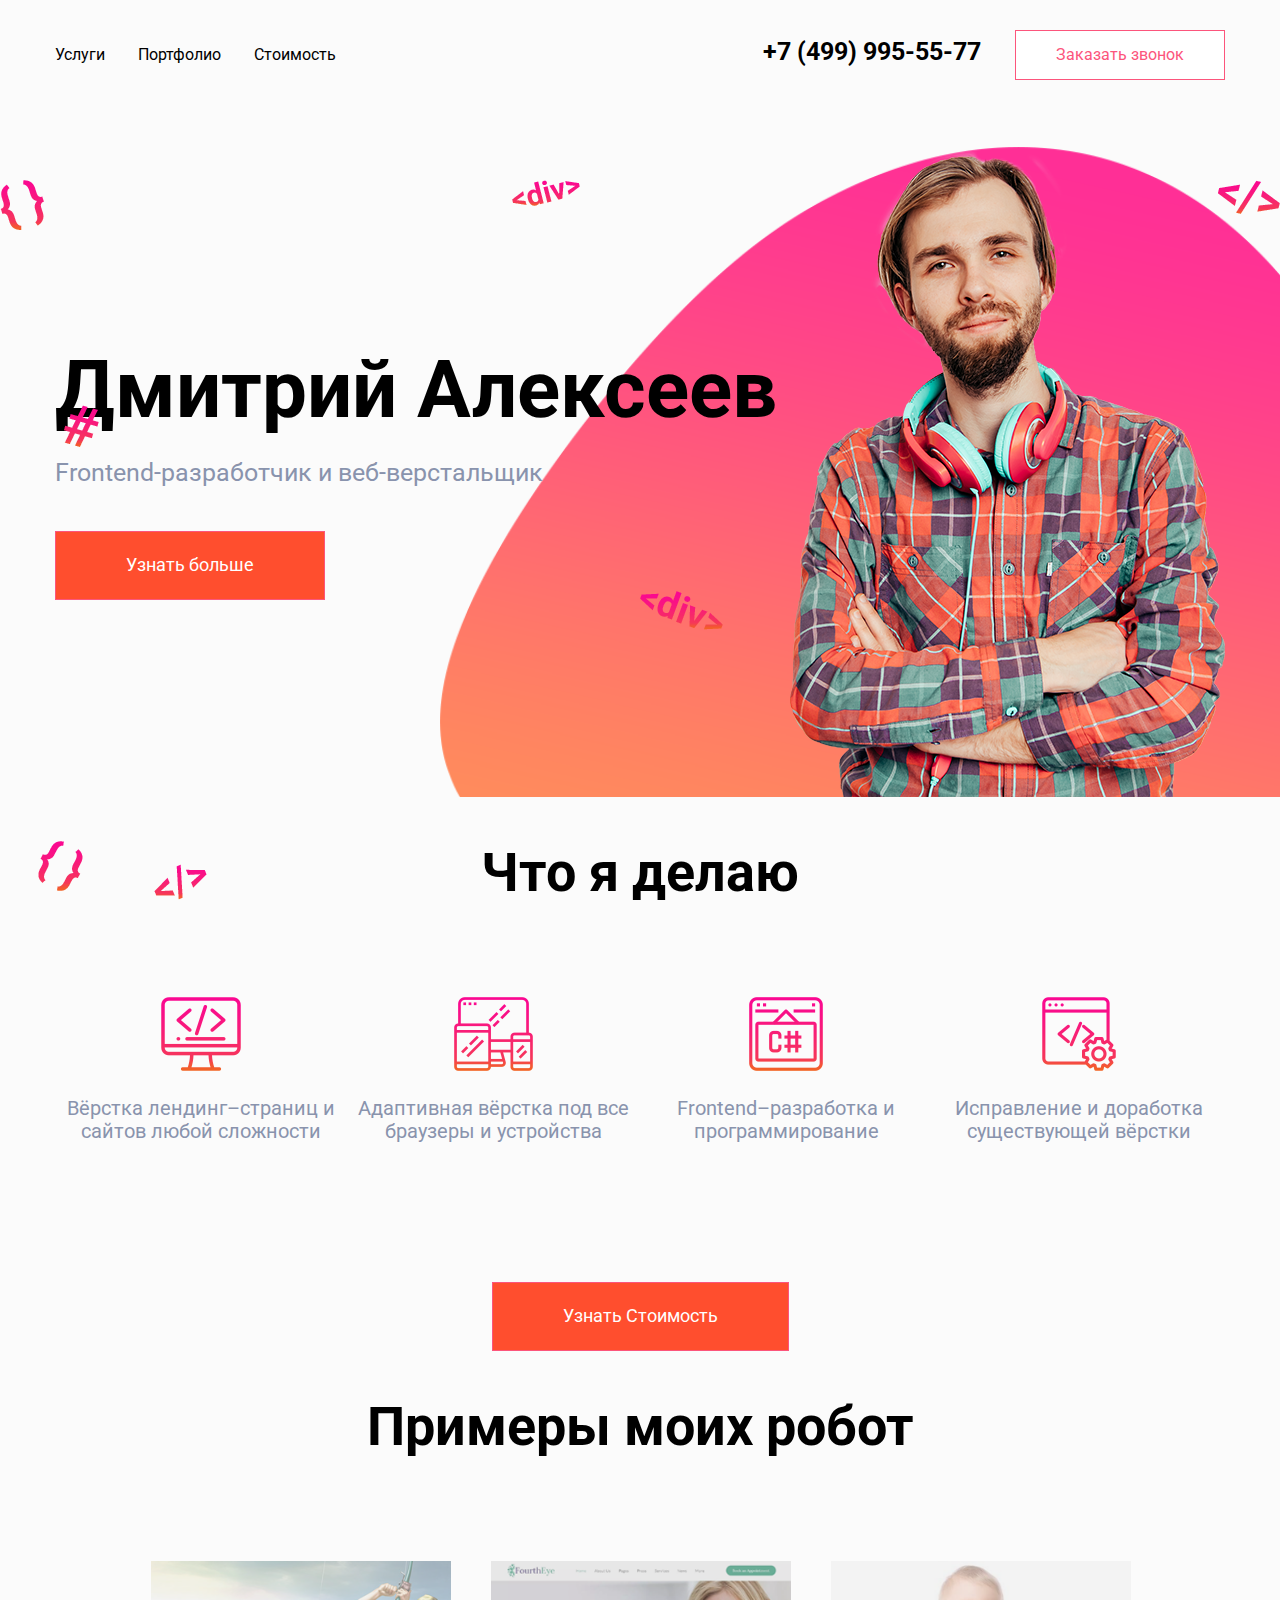
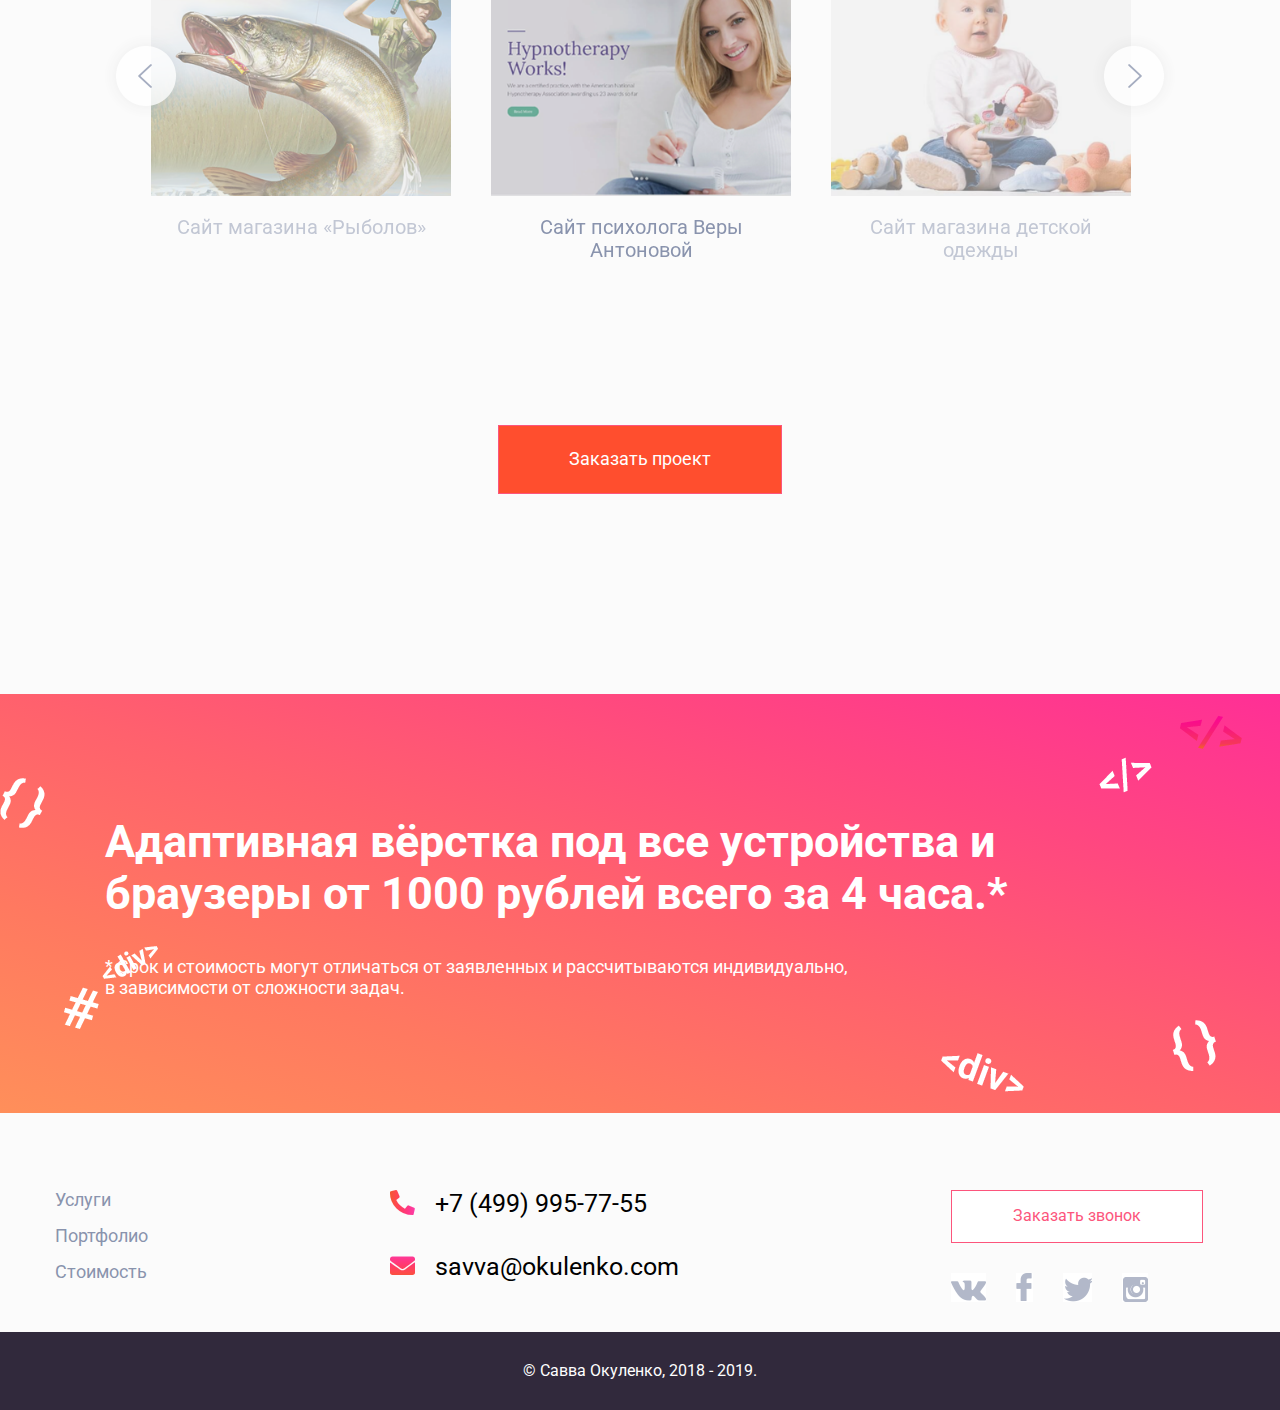
<file: GraduateWork/index.html>
<!DOCTYPE html>
<html lang="ru">

<head>
  <meta charset="utf-8">
  <meta http-equiv="X-UA-Compatible" content="IE=edge">
  <title>Дипломная работа</title>
  <meta name="description" content="">
  <meta name="viewport" content="width=device-width, initial-scale=1">
  <link rel="stylesheet" href="css/main.css">
  <link rel="stylesheet" href="css/normalize.css">
  <link rel="stylesheet" href="https://use.fontawesome.com/releases/v5.8.2/css/all.css">
  <link href="https://fonts.googleapis.com/css?family=Roboto:400,700&display=swap&subset=cyrillic,cyrillic-ext"
    rel="stylesheet">
  <link rel="stylesheet" type="text/css" href="css/slick.css" />
  <link rel="stylesheet" type="text/css" href="css/slick-theme.css" />
  <script type="text/javascript" src="js/jquery-3.4.1.min.js"></script>
  <script type="text/javascript" src="js/slick.js"></script>

</head>

<body>
  <header class="header">
    <div class="elements">
      <div class="tag-1"></div>
      <div class="tag-2"></div>
      <div class="brackets-1"></div>
      <div class="brackets-2"></div>
      <div class="div-1"></div>
      <div class="grill"></div>
      <div class="div-2"></div>
    </div>
    <div class="container">
      <nav class="nav">
        <div class="top__block-mobile">

          <div class="menu-icon">
            <button class="menu-button">
            </button>
            <ul class="menu-container">
              <li><a href="#">Услуги</a></li>
              <li><a href="#">Портфолио</a></li>
              <li><a href="#">Стоимость</a></li>
            </ul>

          </div>
        </div>

        <div class="menu">

          <ul>
            <li><a href="#">Услуги</a></li>
            <li><a href="#">Портфолио</a></li>
            <li><a href="#">Стоимость</a></li>
          </ul>

        </div>


        <div class="contacts">
          <a href="tel:#" class="phone"> +7 (499) 995-55-77</a>
          <button type="button" placeholder="Заказать звонок" class="phone__btn">
            Заказать звонок
          </button>
        </div>
        <div class="mob__phone">
          <a href="#" class="mobile-ico"></a>
        </div>
      </nav>
    </div>
    <div class="bg">
      <div class="container">
        <div class="info">
          <div class="smth">
            <h1 class="info__title">
              Дмитрий Алексеев
            </h1>
            <span class="info__text">
              Frontend-разработчик и веб-верстальщик
            </span>
            <button type="button" class="main__btn info-btn">
              Узнать больше
            </button>
          </div>
          <img src="img/human.png" alt="" class="img">
        </div>
      </div>
    </div>
  </header>
  <main>
    <div class="container">
      <h2 class="offer__title">
        Что я делаю
      </h2>
      <div class="offer">
        <div class="skills">
          <div class="skills__layout wrap">

            <p class="layot__text">
              Вёрстка лендинг–страниц
              и сайтов любой сложности
            </p>

          </div>
          <div class="skills__adaptive wrap">

            <p class="adaptive__text">
              Адаптивная вёрстка под все
              браузеры и устройства
            </p>

          </div>
          <div class="skills__develop wrap">

            <p class="develop__text">
              Frontend–разработка
              и программирование
            </p>

          </div>
          <div class="skills__fix wrap">

            <p class="fix__text">
              Исправление и доработка
              существующей вёрстки
            </p>

          </div>

        </div>
      </div>
      <div class="offer__button">
        <button type="button" class="main__btn">
          Узнать Стоимость
        </button>
      </div>
      <div class="example">
        <h2 class="example__title">
          Примеры моих робот
        </h2>
        <div class="example__images">

          <section class="slider-area slider">
            <div>
              <img src="img/Layer 2.png" alt="">
              <p class="slider__text">
                Сайт психолога Веры Антоновой
              </p>
            </div>
            <div>
              <img src="img/Layer 1.png" alt="">
              <p class="slider__text">
                Сайт магазина детской одежды
              </p>
            </div>
            <div>
              <img src="img/Layer 3.png" alt="">
              <p class="slider__text">
                Сайт магазина «Рыболов»
              </p>
            </div>
            <div>
              <img src="img/Layer 2.png" alt="">
              <p class="slider__text">
                Сайт психолога Веры Антоновой
              </p>
            </div>
            <div>
              <img src="img/Layer 1.png" alt="">
              <p class="slider__text">
                Сайт магазина детской одежды
              </p>
            </div>
            <div>
              <img src="img/Layer 3.png" alt="">
              <p class="slider__text">
                Сайт магазина «Рыболов»
              </p>
            </div>
          </section>

        </div>
        <div class="example__button">
          <button type="button" class="main__btn">
            Заказать проект
          </button>
        </div>
      </div>
    </div>
    <div class="cost">
      <div class="bottom-elements">
        <div class="bottom-grill"></div>
        <div class="bottom-brackets"></div>
        <div class="bottom-brackets-2"></div>
        <div class="bottom-div"></div>
        <div class="bottom-div-2"></div>
        <div class="bottom-tag"></div>
        <div class="bottom-tag-2"></div>
        <div class="container">
          <div class="cost__wrapper">
            <h2 class="cost__title">
              Адаптивная вёрстка под все устройства
              и браузеры от 1000 рублей всего за 4 часа.*
            </h2>
            <p>
              * Срок и стоимость могут отличаться от заявленных и рассчитываются индивидуально,<br>в зависимости от
              сложности
              задач.
            </p>
          </div>
        </div>
      </div>
    </div>
  </main>
  <footer class="footer">
    <div class="container">
      <div class="footer__menu">
        <div class="menu__list">
          <ul>
            <li><a href="#">Услуги</a></li>
            <li><a href="#">Портфолио</a></li>
            <li><a href="#">Стоимость</a></li>
          </ul>
        </div>
        <div class="menu__contacts">
          <span class="phone-ico"><i class="fas fa-phone"></i>+7 (499) 995-77-55</span>
          <span class="mail-ico"><i class="fas fa-envelope"></i>savva@okulenko.com</span>
        </div>
        <div class="menu__connect">
          <button class="phone__btn phone__btn-footer">Заказать звонок</button>
          <div class="socials">
            <ul>
              <li><a href="#" class="vk"></a></li>
              <li><a href="#" class="fb"></a></li>
              <li><a href="#" class="twi"></a></li>
              <li><a href="#" class="inst"></a></li>
            </ul>
          </div>
        </div>

      </div>
    </div>
    <div class="copy">
      <div class="container">
        <div class="copy__text">
          &copy; Савва Окуленко, 2018 - 2019.
        </div>
      </div>
    </div>
  </footer>

  <script src="js/main.js" async defer></script>
</body>

</html>
</file>
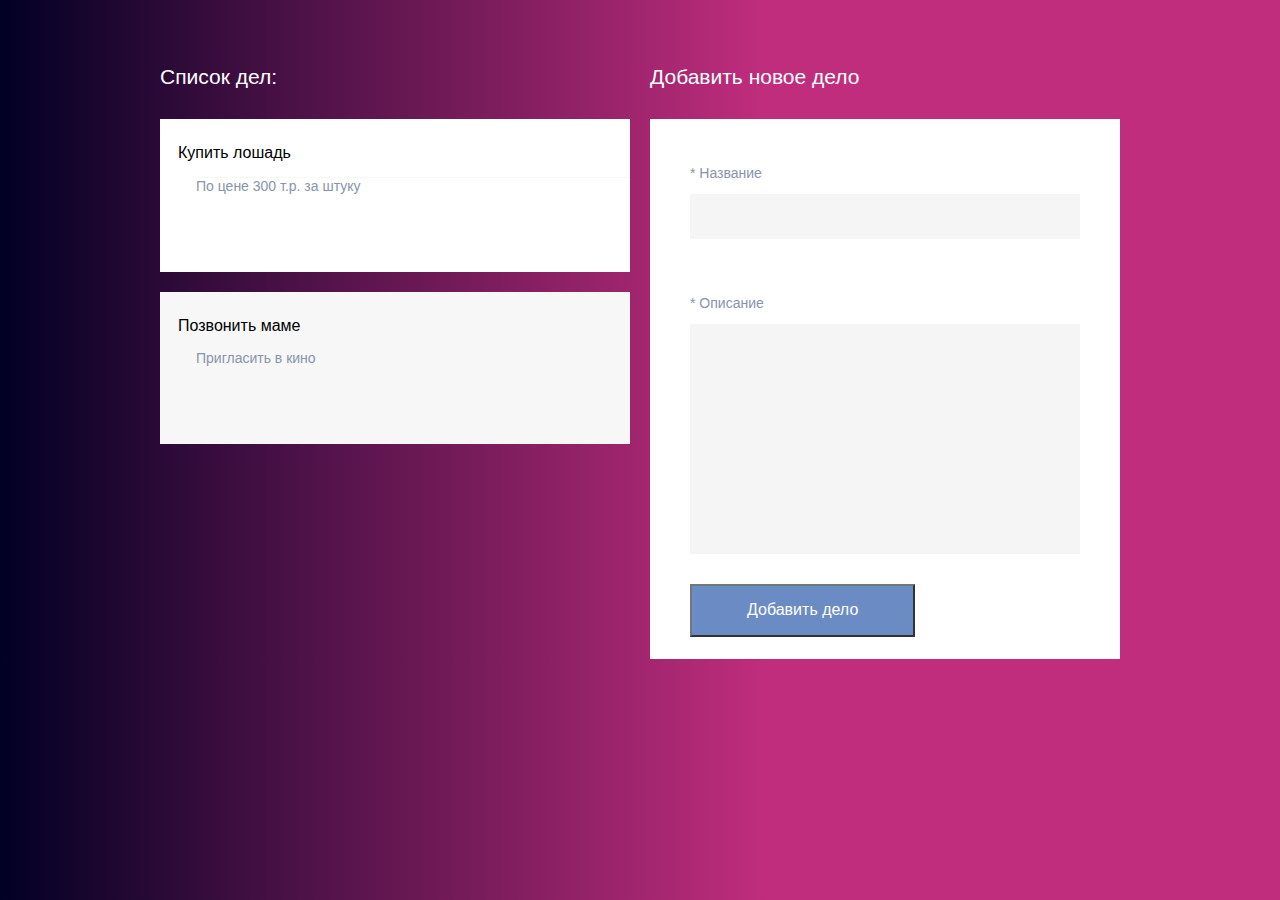
<file: MyToDoList/index.html>
<!DOCTYPE html>
<html lang="en">

<head>
  <meta charset="UTF-8">
  <meta name="viewport" content="width=device-width, initial-scale=1.0">
  <meta http-equiv="X-UA-Compatible" content="ie=edge">
  <link rel="stylesheet" href="css/main.css">
  <link rel="stylesheet" href="https://use.fontawesome.com/releases/v5.1.1/css/all.css"
    integrity="sha384-O8whS3fhG2OnA5Kas0Y9l3cfpmYjapjI0E4theH4iuMD+pLhbf6JI0jIMfYcK3yZ" crossorigin="anonymous">
  <link rel="stylesheet" href="css/normalize.css">
  <script src="js/jquery-3.4.1.min.js"></script>
  <title>Список дел</title>
</head>

<body>
  <div class="container clearfix">
    <div class="todo__list">
      <h2 class="todo__caption">Список дел:</h2>
      <div class="list todo-list__container">
        <span class="todo__empty">
          Список пуст........
        </span>
        <div class="task__list">
          <ul id="new__list">
            <li class="new__list">Купить лошадь
              <span class="close"><i class="fas fa-times"></i></span>
              <span class="expand arrow"><i class="fas fa-angle-down"></i></span>
              <div class="slide">
                <p>По цене 300 т.р. за штуку</p>
              </div>
            </li>
            <li class="new__list">Позвонить маме
              <span class="close"><i class="fas fa-times"></i></span>
              <span class="expand arrow"><i class="fas fa-angle-down"></i></span>
              <div class="slide">
                <p>Пригласить в кино</p>
              </div>
            </li>
          </ul>
        </div>
      </div>
    </div>
    <div id="list" class="todo ">
      <h2 class="todo__caption">Добавить новое дело</h2>
      <div class="todo__container">
        <form action="" class="form">
          <div class="todo__controls">
            <label class="name__text">* Название</label>
            <input type="text" name="todo__text" class="todo__text">
            <label class="description__text">* Описание</label>
            <input type="text" class="todo__description" name="todo__description">
            <button type="submit" class="btn">Добавить дело</button>
          </div>
        </form>
      </div>
    </div>
  </div>
  <script src="js/main.js"></script>
</body>

</html>
</file>
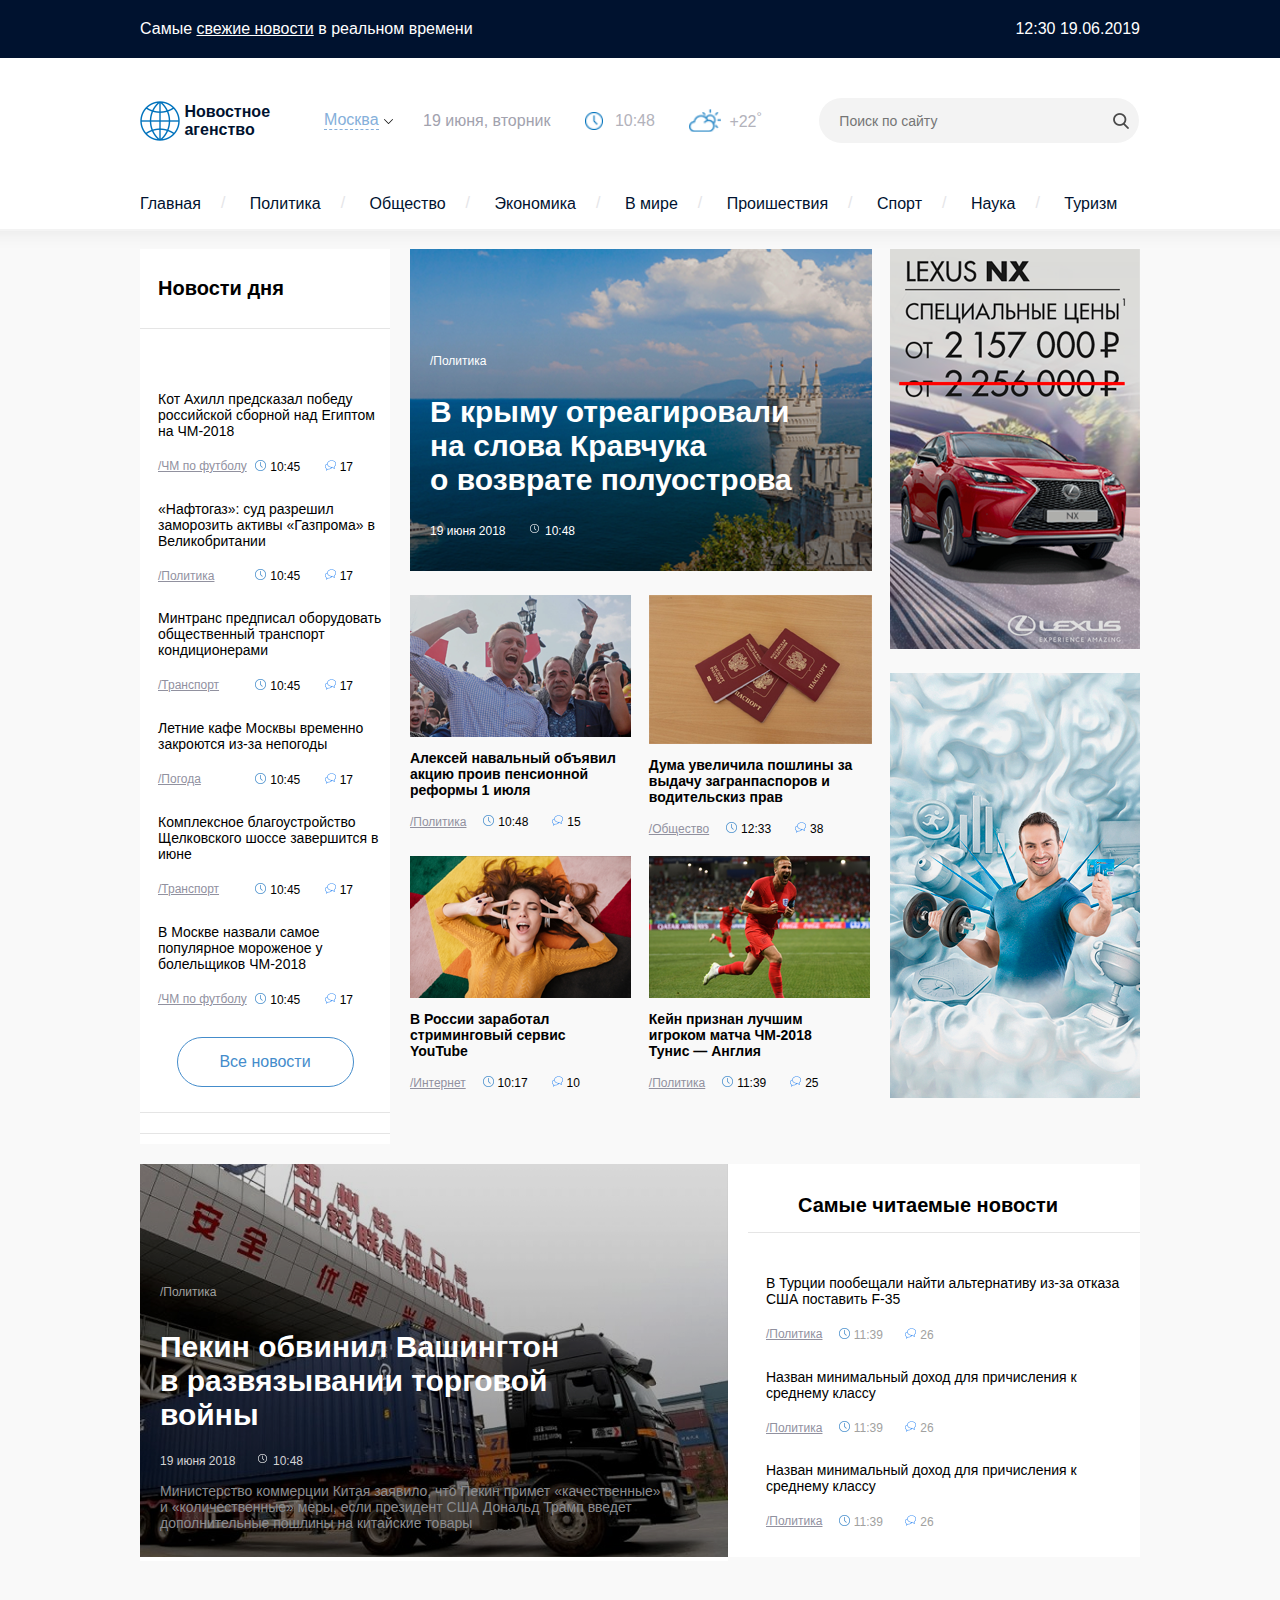
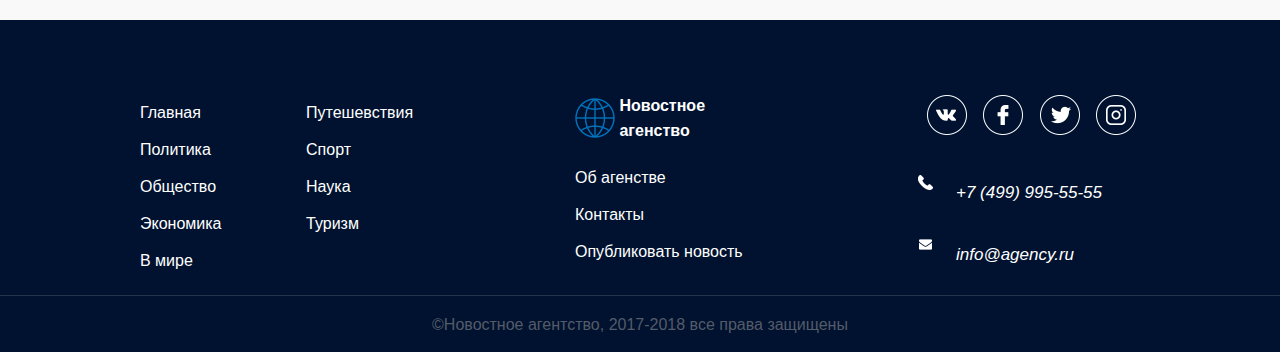
<file: NewsPage/index.html>
<!DOCTYPE html>
<html lang="en">

<head>
	<meta charset="UTF-8">
	<meta name="viewport" content="width=device-width, initial-scale=1.0">
	<meta http-equiv="X-UA-Compatible" content="ie=edge">
	<title>Новостное агентство</title>
	<link rel="stylesheet" type="text/css" href="css/main.css">
	<link rel="shortcut icon" href="img/favicon.ico" type="image/x-icon">
	<script src="js/jquery-3.4.1.min.js"></script>
</head>

<body>
	<header class="header" id="header">
		<div class="black-bar">
			<div class="container">
				<div class="content">
					<span>Самые <a href="#">свежие новости</a> в реальном времени</span>
					<span class="datetime">12:30 19.06.2019</span>
				</div>
			</div>
		</div>

		<div class="search__bar">
			<div class="container">
				<div class="top__block">

					<div class="top__block-mobile">

						<div class="menu-icon">
							<button class="menu-button">
							</button>
							<ul class="menu-container">
								<a href="#">
									<li>Главная</li>
								</a>
								<a href="#">
									<li>Политика</li>
								</a>
								<a href="#">
									<li>Общество</li>
								</a>
								<a href="#">
									<li>Экономика</li>
								</a>
								<a href="#">
									<li>В мире</li>
								</a>
								<a href="#">
									<li>Проишествия</li>
								</a>
								<a href="#">
									<li>Спорт</li>
								</a>
								<a href="#">
									<li>Наука</li>
								</a>
								<a href="#">
									<li>Туризм</li>
								</a>
							</ul>
						</div>
						<div class="logo-mobile">
							<a href="#">
								<img src="img/logo-mobile.png" alt="">
								<h4>Новостное агентство</h4>
							</a>
						</div>



						<form class="mobile-input">
							<input type="search" placeholder="Search">
						</form>



					</div>
					<div class="top__block-menu">
						<a href="#">
							<img src="img/logo.png" alt="logo" class="logo">
							<h4 class="logo-header">Новостное агенство</h4>
						</a>
						<div class="city__block">
							<a href="#">
								<span class="city__block-text"> Москва </span><span class="city__block-ico"></span>
							</a>
						</div>
						<span class="top__block-date">19 июня, вторник</span>
						<div class="top__block-time">10:48</div>
						<div class="top__block-weather">+22<sup>&#176;</sup></div>
						<form class="top__block-form">
							<input class="desktop-input" type="search" placeholder="Поиск по сайту">
							<button type="button"></button>
						</form>

						<nav class="nav">
							<ul>
								<li><a href="#">Главная</a></li>
								<li><a href="#">Политика</a></li>
								<li><a href="#">Общество</a></li>
								<li><a href="#">Экономика</a></li>
								<li><a href="#">В мире</a></li>
								<li><a href="#">Проишествия</a></li>
								<li><a href="#">Спорт</a></li>
								<li><a href="#">Наука</a></li>
								<li><a href="#">Туризм</a></li>
							</ul>
						</nav>

					</div>
				</div>
			</div>
		</div>
	</header>

	<div class="top__block-menu-mobile">
		<div class="container">

			<span class="top__block-date">19 июня, вт</span>
			<div class="top__block-time">10:48</div>
			<div class="top__block-weather">+22<sup>&#176;</sup></div>

		</div>
	</div>

	<main class="central-container">
		<div class="container">
			<div class="news__wrapper">
				<aside class="column-left">
					<h2>Новости дня</h2>
					<article class="news-item">
						<h2 class="article-h">Новости дня</h2>
						<div class="news-item-text">
							Кот Ахилл предсказал победу российской сборной над Египтом на ЧМ-2018
						</div>
						<div class="news-item-props">
							<a href="#">/ЧМ по футболу</a>
							<div class="props-block">
								<div class="news-time">10:45</div>
								<div class="news-comments-count">17</div>
							</div>
						</div>
					</article>
					<article class="news-item">
						<h2 class="article-h">Новости дня</h2>
						<div class="news-item-text">
							«Нафтогаз»: суд разрешил
							заморозить активы «Газпрома»
							в Великобритании
						</div>
						<div class="news-item-props">
							<a href="#">/Политика</a>
							<div class="props-block">
								<div class="news-time">10:45</div>
								<div class="news-comments-count">17</div>
							</div>
						</div>
					</article>
					<article class="news-item">
						<h2 class="article-h">Новости дня</h2>
						<div class="news-item-text">
							Минтранс предписал
							оборудовать общественный
							транспорт кондиционерами
						</div>
						<div class="news-item-props">
							<a href="#">/Транспорт</a>
							<div class="props-block">
								<div class="news-time">10:45</div>
								<div class="news-comments-count">17</div>
							</div>
						</div>
					</article>
					<article class="news-item">
						<h2 class="article-h">Новости дня</h2>
						<div class="news-item-text">
							Летние кафе Москвы
							временно закроются из-за
							непогоды
						</div>
						<div class="news-item-props">
							<a href="#">/Погода</a>
							<div class="props-block">
								<div class="news-time">10:45</div>
								<div class="news-comments-count">17</div>
							</div>
						</div>
					</article>
					<article class="news-item">
						<h2 class="article-h">Новости дня</h2>
						<div class="news-item-text">
							Комплексное благоустройство
							Щелковского шоссе завершится
							в июне
						</div>
						<div class="news-item-props">
							<a href="#">/Транспорт</a>
							<div class="props-block">
								<div class="news-time">10:45</div>
								<div class="news-comments-count">17</div>
							</div>
						</div>
					</article>
					<article class="news-item">
						<h2 class="article-h">Новости дня</h2>
						<div class="news-item-text">
							В Москве назвали самое
							популярное мороженое
							у болельщиков ЧМ-2018
						</div>
						<div class="news-item-props">
							<a href="#">/ЧМ по футболу</a>
							<div class="props-block">
								<div class="news-time">10:45</div>
								<div class="news-comments-count">17</div>
							</div>
						</div>
					</article>
					<div class="all-news">
						<a href="#" class="all__news">Все новости</a>
					</div>
					<div class="course-app">
					</div>
				</aside>

				<div class="column-center">
					<article class="center__main">
						<h2 class="article-h">Центральные новости</h2>
						<img src="img/crimea.png" alt="">
						<div class="main__block">
							<a href="#">/Политика</a>
							<h2>В крыму отреагировали на слова Кравчука<br> о возврате полуострова</h2>
							<div class="main_props-block">
								<div class="center__date">19 июня 2018</div>
								<div class="center__time">10:48</div>
							</div>
						</div>
					</article>

					<div class="center__sub-main clearfix">
						<acticle class="news-item1">
							<h2 class="article-h">Центральные новости</h2>
							<img src="img/politics.png" alt="">
							<h4>Алексей навальный объявил акцию проив пенсионной реформы 1 июля</h4>
							<div class="sub-main__props">
								<a href="#">/Политика</a>
								<div class="sub-main__time">10:48</div>
								<div class="sub-main__comments">15</div>
							</div>
						</acticle>
						<acticle class="news-item1">
							<h2 class="article-h">Центральные новости</h2>
							<img src="img/id.png" alt="">
							<h4>Дума увеличила пошлины за выдачу загранпаспоров и водительскиз прав</h4>
							<div class="sub-main__props">
								<a href="#">/Общество</a>
								<div class="sub-main__time">12:33</div>
								<div class="sub-main__comments">38</div>
							</div>
						</acticle>
						<acticle class="news-item1">
							<h2 class="article-h">Центральные новости</h2>
							<img src="img/girl.png" alt="">
							<h4>В России заработал<br>
								стриминговый сервис<br>
								YouTube</h4>
							<div class="sub-main__props">
								<a href="#">/Интернет</a>
								<div class="sub-main__time">10:17</div>
								<div class="sub-main__comments">10</div>
							</div>
						</acticle>
						<acticle class="news-item1">
							<h2 class="article-h">Центральные новости</h2>
							<img src="img/football.png" alt="">
							<h4>Кейн признан лучшим<br>
								игроком матча ЧМ-2018<br>
								Тунис — Англия</h4>
							<div class="sub-main__props">
								<a href="#">/Политика</a>
								<div class="sub-main__time">11:39</div>
								<div class="sub-main__comments">25</div>
							</div>
						</acticle>
					</div>
				</div>

				<aside class="column-right">
					<a href="#"><img src="img/banner-1.png"></a>
					<a href="#"><img src="img/banner-2.png"></a>
				</aside>
			</div>

			<div class="bottom-container">

				<article class="special-news">
					<h2 class="article-h">Специальные новости</h2>
					<img src="img/beijin.png" alt="">
					<div class="bottom-main__block">
						<a href="#">/Политика</a>
						<h2>Пекин обвинил Вашингтон
							в развязывании торговой
							войны</h2>
						<div class="special-news__date">19 июня 2018</div>
						<div class="special-news__time">10:48</div>
						<p class="special-news__text">
							Министерство коммерции Китая заявило, что Пекин примет «качественные»<br>
							и «количественные» меры, если президент США Дональд Трамп введет<br>
							дополнительные пошлины на китайские товары
						</p>
					</div>
				</article>

				<div class="most-reading-news">
					<h2>Самые читаемые новости</h2>
					<article class="news-item">
						<h2 class="article-h">Самые читаемые новости</h2>
						<div class="news-item-text">
							В Турции пообещали найти альтернативу из-за
							отказа США поставить F-35
						</div>
						<div class="news-item-props">
							<a href="#">/Политика</a>
							<div class="most-reading-news__time">11:39</div>
							<div class="most-reading-news__comments">26</div>
						</div>
					</article>
					<article class="news-item">
						<h2 class="article-h">Самые читаемые новости</h2>
						<div class="news-item-text">
							Назван минимальный доход для причисления
							к среднему классу
						</div>
						<div class="news-item-props">
							<a href="#">/Политика</a>
							<div class="most-reading-news__time">11:39</div>
							<div class="most-reading-news__comments">26</div>
						</div>
					</article>
					<article class="news-item">
						<h2 class="article-h">Самые читаемые новости</h2>
						<div class="news-item-text">
							Назван минимальный доход для причисления
							к среднему классу
						</div>
						<div class="news-item-props">
							<a href="#">/Политика</a>
							<div class="most-reading-news__time">11:39</div>
							<div class="most-reading-news__comments">26</div>
						</div>
					</article>
				</div>

			</div>
		</div>
	</main>

	<footer class="footer" id="footer">
		<div class="footer__black-bar">
			<div class="container clearfix">
				<nav class="footer-nav">
					<ul>
						<li><a href="#">Главная</a></li>
						<li><a href="#">Политика</a></li>
						<li><a href="#">Общество</a></li>
						<li><a href="#">Экономика</a></li>
						<li><a href="#">В мире</a></li>
						<li><a href="#">Путешевствия</a></li>
						<li><a href="#">Спорт</a></li>
						<li><a href="#">Наука</a></li>
						<li><a href="#">Туризм</a></li>
					</ul>
				</nav>
				<div class="footer-contact">
					<div class="bottom-logo">
						<img src="img/logo.png" alt="logo" class="logo">
						<h4>Новостное агенство</h4>
					</div>
					<ul>
						<li><a href="#">Об агенстве</a></li>
						<li><a href="#">Контакты</a></li>
						<li><a href="#">Опубликовать новость</a></li>
					</ul>
				</div>
				<div class="social">
					<ul>
						<li><a class="vk icon" href="#"></a></li>
						<li><a class="fb icon" href="#"></a></li>
						<li><a class="twitter icon" href="#"></a></li>
						<li><a class="insta icon" href="#"></a></li>
					</ul>
					<address class="contacts">
						<div class="phone contact">+7 (499) 995-55-55</div>
						<div class="mail contact">info@agency.ru</div>
					</address>
				</div>
			</div>
			<div class="copy">
				&copy;Новостное агентство, 2017-2018 все права защищены
			</div>
		</div>
	</footer>
	<script src="js/main.js" type="text/javascript"></script>
</body>

</html>
</file>
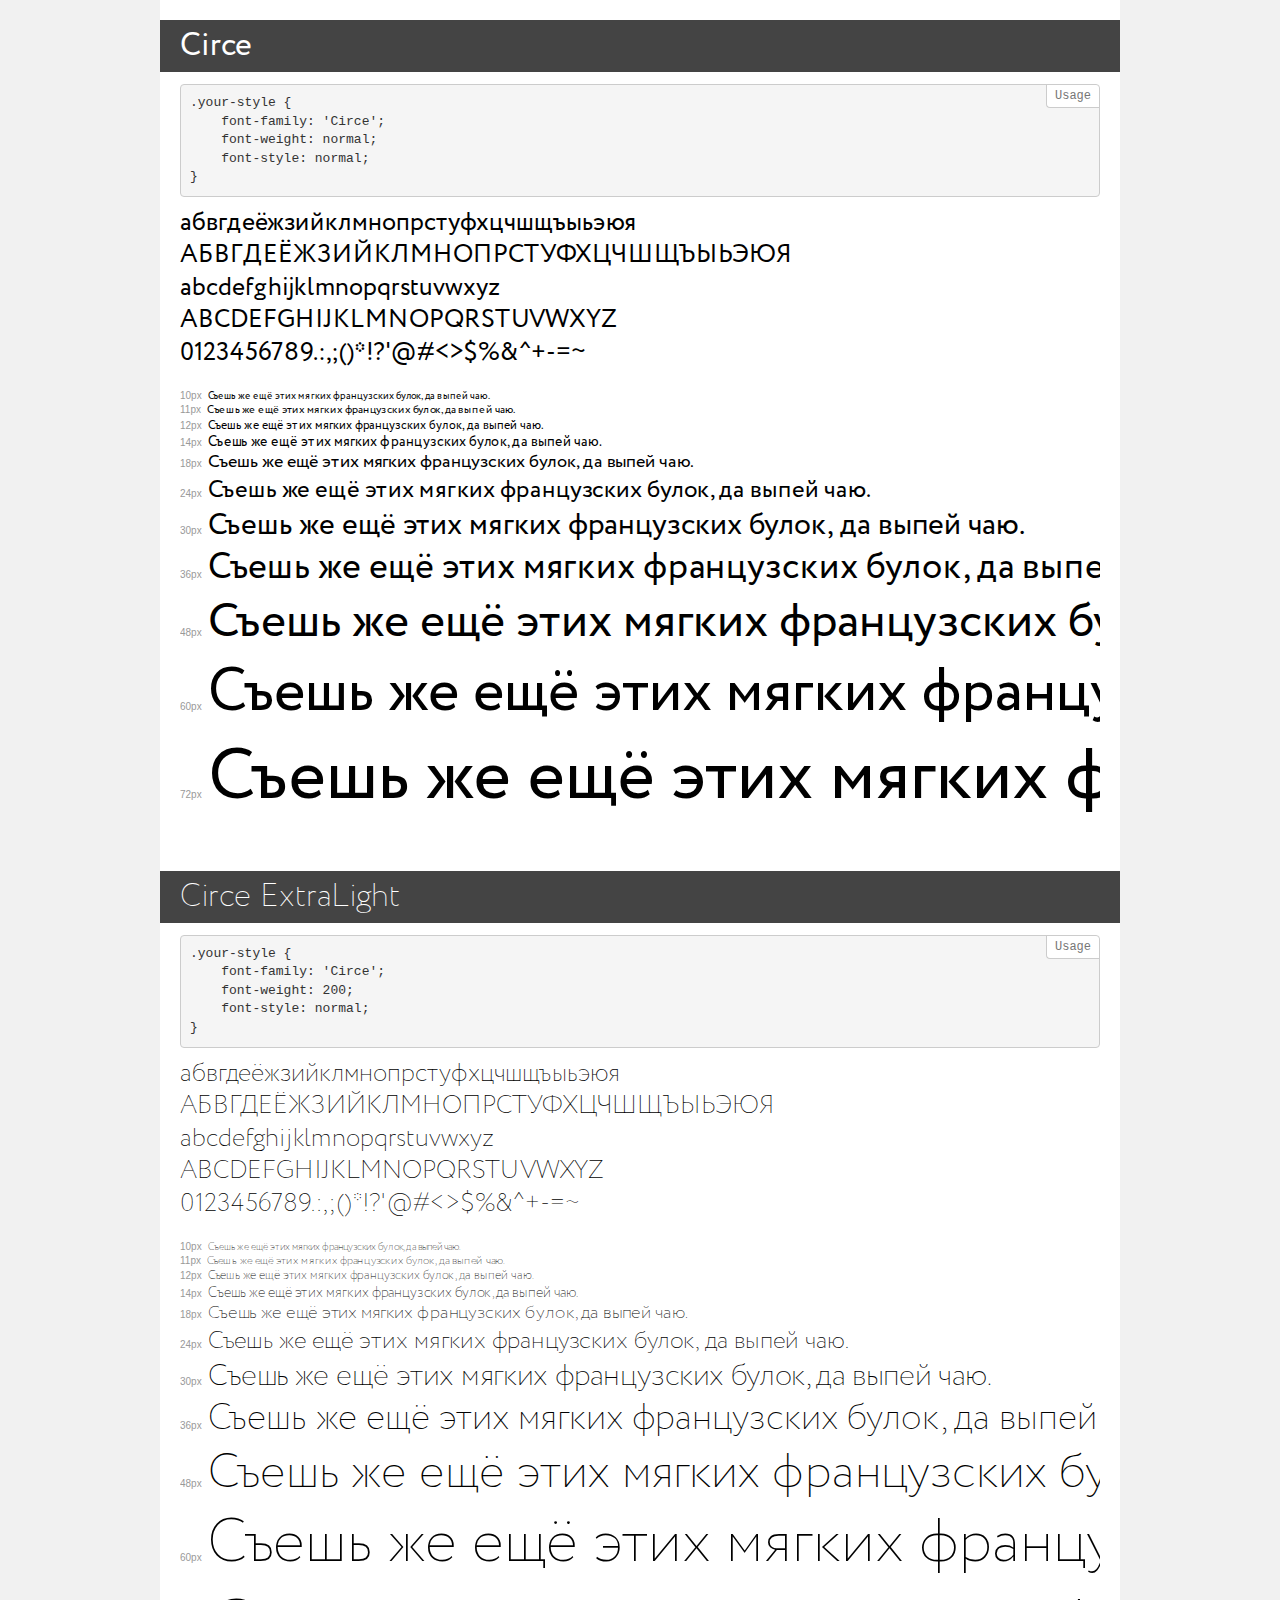
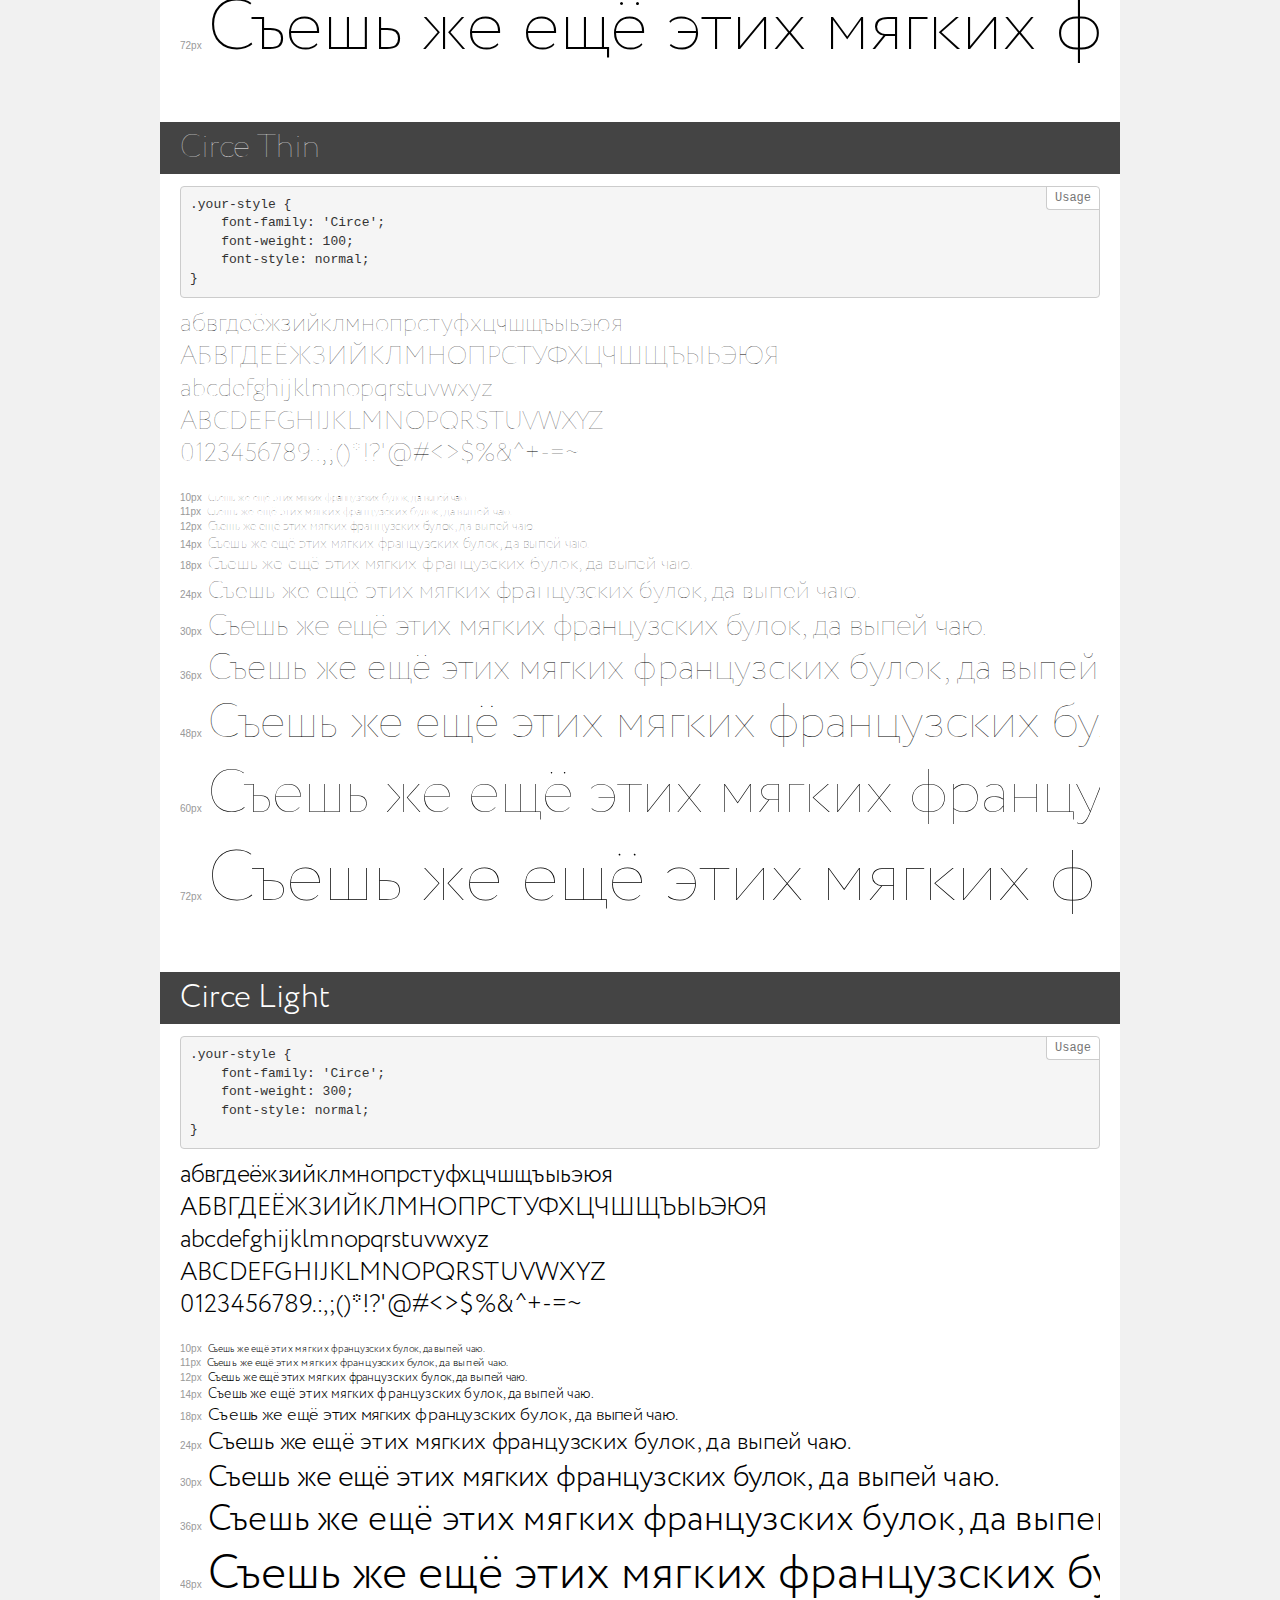
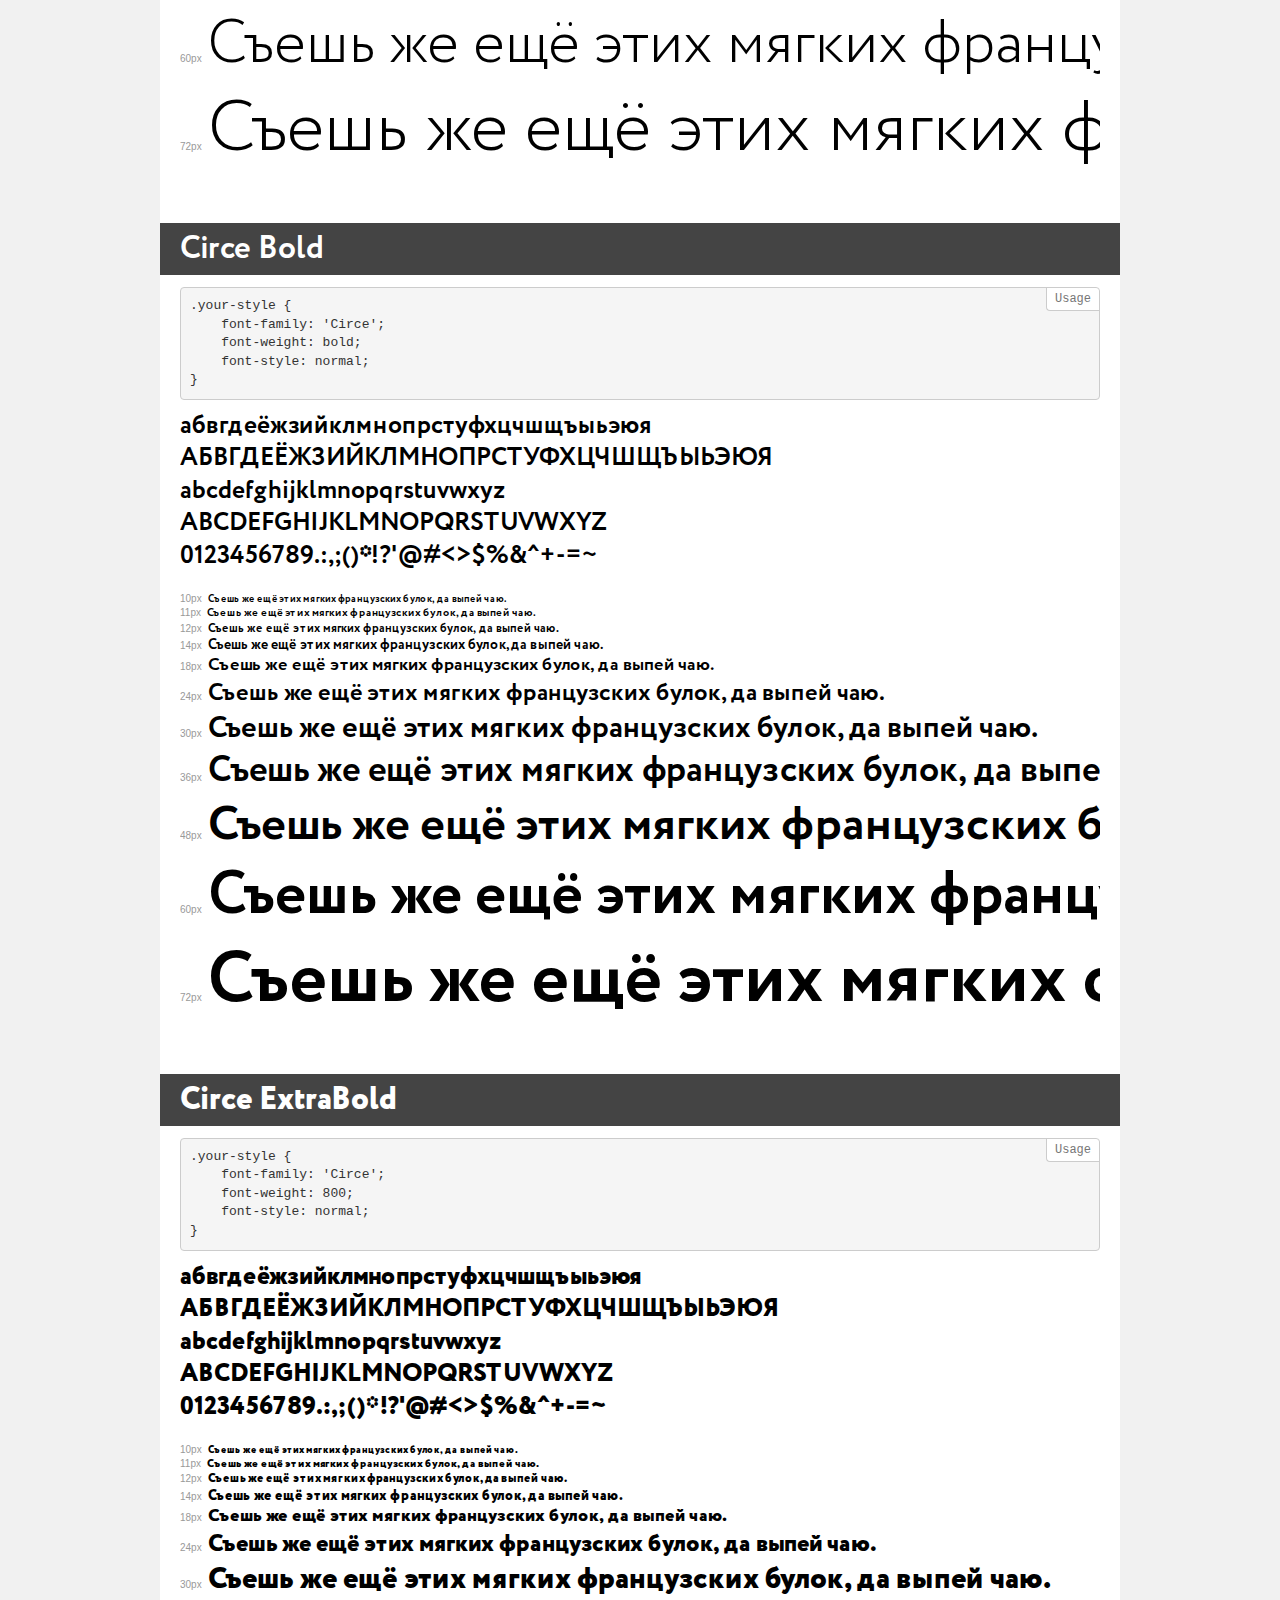
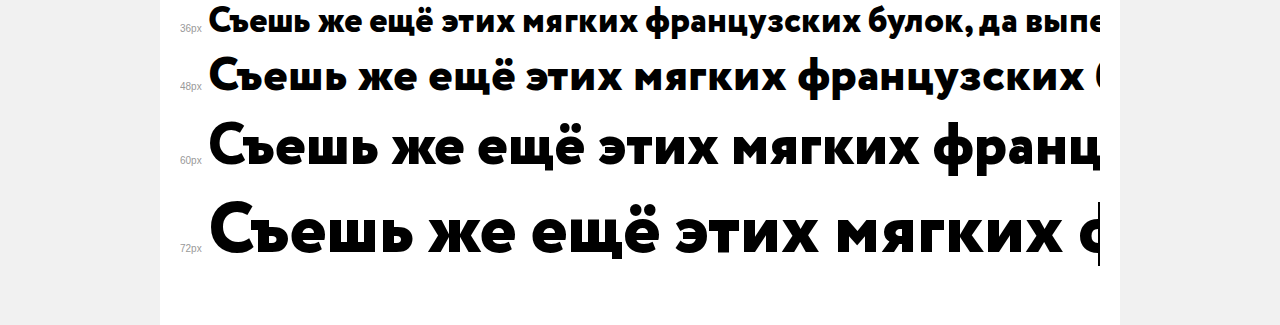
<file: shop/font/demo.html>
<!DOCTYPE html>
<html>
<head>
	<meta charset="utf-8">
	<meta http-equiv="X-UA-Compatible" content="IE=edge">
	<meta name="viewport" content="width=device-width, initial-scale=1">
	<meta name="robots" content="noindex, noarchive">
	<title>Transfonter demo</title>
	<link href="stylesheet.css" rel="stylesheet">
	<style>
		/*
		http://meyerweb.com/eric/tools/css/reset/
		v2.0 | 20110126
		License: none (public domain)
		*/
		html, body, div, span, applet, object, iframe,
		h1, h2, h3, h4, h5, h6, p, blockquote, pre,
		a, abbr, acronym, address, big, cite, code,
		del, dfn, em, img, ins, kbd, q, s, samp,
		small, strike, strong, sub, sup, tt, var,
		b, u, i, center,
		dl, dt, dd, ol, ul, li,
		fieldset, form, label, legend,
		table, caption, tbody, tfoot, thead, tr, th, td,
		article, aside, canvas, details, embed,
		figure, figcaption, footer, header, hgroup,
		menu, nav, output, ruby, section, summary,
		time, mark, audio, video {
			margin: 0;
			padding: 0;
			border: 0;
			font-size: 100%;
			font: inherit;
			vertical-align: baseline;
		}
		/* HTML5 display-role reset for older browsers */
		article, aside, details, figcaption, figure,
		footer, header, hgroup, menu, nav, section {
			display: block;
		}
		body {
			line-height: 1;
		}
		ol, ul {
			list-style: none;
		}
		blockquote, q {
			quotes: none;
		}
		blockquote:before, blockquote:after,
		q:before, q:after {
			content: '';
			content: none;
		}
		table {
			border-collapse: collapse;
			border-spacing: 0;
		}
		/* common styles */
		body {
			background: #f1f1f1;
			color: #000;
		}
		.page {
			background: #fff;
			width: 920px;
			margin: 0 auto;
			padding: 20px 20px 0 20px;
			overflow: hidden;
		}
		.font-container {
			overflow-x: auto;
			overflow-y: hidden;
			margin-bottom: 40px;
			line-height: 1.3;
			white-space: nowrap;
			padding-bottom: 5px;
		}
		h1 {
			position: relative;
			background: #444;
			font-size: 32px;
			color: #fff;
			padding: 10px 20px;
			margin: 0 -20px 12px -20px;
		}
		.letters {
			font-size: 25px;
			margin-bottom: 20px;
		}
		.s10:before {
			content: '10px';
		}
		.s11:before {
			content: '11px';
		}
		.s12:before {
			content: '12px';
		}
		.s14:before {
			content: '14px';
		}
		.s18:before {
			content: '18px';
		}
		.s24:before {
			content: '24px';
		}
		.s30:before {
			content: '30px';
		}
		.s36:before {
			content: '36px';
		}
		.s48:before {
			content: '48px';
		}
		.s60:before {
			content: '60px';
		}
		.s72:before {
			content: '72px';
		}
		.s10:before, .s11:before, .s12:before, .s14:before,
		.s18:before, .s24:before, .s30:before, .s36:before,
		.s48:before, .s60:before, .s72:before {
			font-family: Arial, sans-serif;
			font-size: 10px;
			font-weight: normal;
			font-style: normal;
			color: #999;
			padding-right: 6px;
		}
		pre {
			display: block;
			position: relative;
			padding: 9px;
			margin: 0 0 10px;
			font-family: Monaco, Menlo, Consolas, "Courier New", monospace !important;
			font-size: 13px;
			line-height: 1.428571429;
			color: #333;
			font-weight: normal !important;
			font-style: normal !important;
			background-color: #f5f5f5;
			border: 1px solid #ccc;
			overflow-x: auto;
			border-radius: 4px;
		}
		pre:after {
			display: block;
			position: absolute;
			right: 0;
			top: 0;
			content: 'Usage';
			line-height: 1;
			padding: 5px 8px;
			font-size: 12px;
			color: #767676;
			background-color: #fff;
			border: 1px solid #ccc;
			border-right: none;
			border-top: none;
			border-radius: 0 4px 0 4px;
			z-index: 10;
		}
		/* responsive */
		@media (max-width: 959px) {
			.page {
				width: auto;
				margin: 0;
			}
		}
	</style>
</head>
<body>
<div class="page">
	<div class="demo" style="font-family: 'Circe'; font-weight: normal; font-style: normal;">
		<h1>Circe</h1>
		<pre>.your-style {
    font-family: 'Circe';
    font-weight: normal;
    font-style: normal;
}</pre>
		<div class="font-container">
			<p class="letters">
				абвгдеёжзийклмнопрстуфхцчшщъыьэюя <br />
				АБВГДЕЁЖЗИЙКЛМНОПРСТУФХЦЧШЩЪЫЬЭЮЯ <br />
				abcdefghijklmnopqrstuvwxyz <br />
				ABCDEFGHIJKLMNOPQRSTUVWXYZ <br />				0123456789.:,;()*!?'@#<>$%&^+-=~
			</p>
			<p class="s10" style="font-size: 10px;">Съешь же ещё этих мягких французских булок, да выпей чаю.</p>
			<p class="s11" style="font-size: 11px;">Съешь же ещё этих мягких французских булок, да выпей чаю.</p>
			<p class="s12" style="font-size: 12px;">Съешь же ещё этих мягких французских булок, да выпей чаю.</p>
			<p class="s14" style="font-size: 14px;">Съешь же ещё этих мягких французских булок, да выпей чаю.</p>
			<p class="s18" style="font-size: 18px;">Съешь же ещё этих мягких французских булок, да выпей чаю.</p>
			<p class="s24" style="font-size: 24px;">Съешь же ещё этих мягких французских булок, да выпей чаю.</p>
			<p class="s30" style="font-size: 30px;">Съешь же ещё этих мягких французских булок, да выпей чаю.</p>
			<p class="s36" style="font-size: 36px;">Съешь же ещё этих мягких французских булок, да выпей чаю.</p>
			<p class="s48" style="font-size: 48px;">Съешь же ещё этих мягких французских булок, да выпей чаю.</p>
			<p class="s60" style="font-size: 60px;">Съешь же ещё этих мягких французских булок, да выпей чаю.</p>
			<p class="s72" style="font-size: 72px;">Съешь же ещё этих мягких французских булок, да выпей чаю.</p>
		</div>
	</div>
	<div class="demo" style="font-family: 'Circe'; font-weight: 200; font-style: normal;">
		<h1>Circe ExtraLight</h1>
		<pre>.your-style {
    font-family: 'Circe';
    font-weight: 200;
    font-style: normal;
}</pre>
		<div class="font-container">
			<p class="letters">
				абвгдеёжзийклмнопрстуфхцчшщъыьэюя <br />
				АБВГДЕЁЖЗИЙКЛМНОПРСТУФХЦЧШЩЪЫЬЭЮЯ <br />
				abcdefghijklmnopqrstuvwxyz <br />
				ABCDEFGHIJKLMNOPQRSTUVWXYZ <br />				0123456789.:,;()*!?'@#<>$%&^+-=~
			</p>
			<p class="s10" style="font-size: 10px;">Съешь же ещё этих мягких французских булок, да выпей чаю.</p>
			<p class="s11" style="font-size: 11px;">Съешь же ещё этих мягких французских булок, да выпей чаю.</p>
			<p class="s12" style="font-size: 12px;">Съешь же ещё этих мягких французских булок, да выпей чаю.</p>
			<p class="s14" style="font-size: 14px;">Съешь же ещё этих мягких французских булок, да выпей чаю.</p>
			<p class="s18" style="font-size: 18px;">Съешь же ещё этих мягких французских булок, да выпей чаю.</p>
			<p class="s24" style="font-size: 24px;">Съешь же ещё этих мягких французских булок, да выпей чаю.</p>
			<p class="s30" style="font-size: 30px;">Съешь же ещё этих мягких французских булок, да выпей чаю.</p>
			<p class="s36" style="font-size: 36px;">Съешь же ещё этих мягких французских булок, да выпей чаю.</p>
			<p class="s48" style="font-size: 48px;">Съешь же ещё этих мягких французских булок, да выпей чаю.</p>
			<p class="s60" style="font-size: 60px;">Съешь же ещё этих мягких французских булок, да выпей чаю.</p>
			<p class="s72" style="font-size: 72px;">Съешь же ещё этих мягких французских булок, да выпей чаю.</p>
		</div>
	</div>
	<div class="demo" style="font-family: 'Circe'; font-weight: 100; font-style: normal;">
		<h1>Circe Thin</h1>
		<pre>.your-style {
    font-family: 'Circe';
    font-weight: 100;
    font-style: normal;
}</pre>
		<div class="font-container">
			<p class="letters">
				абвгдеёжзийклмнопрстуфхцчшщъыьэюя <br />
				АБВГДЕЁЖЗИЙКЛМНОПРСТУФХЦЧШЩЪЫЬЭЮЯ <br />
				abcdefghijklmnopqrstuvwxyz <br />
				ABCDEFGHIJKLMNOPQRSTUVWXYZ <br />				0123456789.:,;()*!?'@#<>$%&^+-=~
			</p>
			<p class="s10" style="font-size: 10px;">Съешь же ещё этих мягких французских булок, да выпей чаю.</p>
			<p class="s11" style="font-size: 11px;">Съешь же ещё этих мягких французских булок, да выпей чаю.</p>
			<p class="s12" style="font-size: 12px;">Съешь же ещё этих мягких французских булок, да выпей чаю.</p>
			<p class="s14" style="font-size: 14px;">Съешь же ещё этих мягких французских булок, да выпей чаю.</p>
			<p class="s18" style="font-size: 18px;">Съешь же ещё этих мягких французских булок, да выпей чаю.</p>
			<p class="s24" style="font-size: 24px;">Съешь же ещё этих мягких французских булок, да выпей чаю.</p>
			<p class="s30" style="font-size: 30px;">Съешь же ещё этих мягких французских булок, да выпей чаю.</p>
			<p class="s36" style="font-size: 36px;">Съешь же ещё этих мягких французских булок, да выпей чаю.</p>
			<p class="s48" style="font-size: 48px;">Съешь же ещё этих мягких французских булок, да выпей чаю.</p>
			<p class="s60" style="font-size: 60px;">Съешь же ещё этих мягких французских булок, да выпей чаю.</p>
			<p class="s72" style="font-size: 72px;">Съешь же ещё этих мягких французских булок, да выпей чаю.</p>
		</div>
	</div>
	<div class="demo" style="font-family: 'Circe'; font-weight: 300; font-style: normal;">
		<h1>Circe Light</h1>
		<pre>.your-style {
    font-family: 'Circe';
    font-weight: 300;
    font-style: normal;
}</pre>
		<div class="font-container">
			<p class="letters">
				абвгдеёжзийклмнопрстуфхцчшщъыьэюя <br />
				АБВГДЕЁЖЗИЙКЛМНОПРСТУФХЦЧШЩЪЫЬЭЮЯ <br />
				abcdefghijklmnopqrstuvwxyz <br />
				ABCDEFGHIJKLMNOPQRSTUVWXYZ <br />				0123456789.:,;()*!?'@#<>$%&^+-=~
			</p>
			<p class="s10" style="font-size: 10px;">Съешь же ещё этих мягких французских булок, да выпей чаю.</p>
			<p class="s11" style="font-size: 11px;">Съешь же ещё этих мягких французских булок, да выпей чаю.</p>
			<p class="s12" style="font-size: 12px;">Съешь же ещё этих мягких французских булок, да выпей чаю.</p>
			<p class="s14" style="font-size: 14px;">Съешь же ещё этих мягких французских булок, да выпей чаю.</p>
			<p class="s18" style="font-size: 18px;">Съешь же ещё этих мягких французских булок, да выпей чаю.</p>
			<p class="s24" style="font-size: 24px;">Съешь же ещё этих мягких французских булок, да выпей чаю.</p>
			<p class="s30" style="font-size: 30px;">Съешь же ещё этих мягких французских булок, да выпей чаю.</p>
			<p class="s36" style="font-size: 36px;">Съешь же ещё этих мягких французских булок, да выпей чаю.</p>
			<p class="s48" style="font-size: 48px;">Съешь же ещё этих мягких французских булок, да выпей чаю.</p>
			<p class="s60" style="font-size: 60px;">Съешь же ещё этих мягких французских булок, да выпей чаю.</p>
			<p class="s72" style="font-size: 72px;">Съешь же ещё этих мягких французских булок, да выпей чаю.</p>
		</div>
	</div>
	<div class="demo" style="font-family: 'Circe'; font-weight: bold; font-style: normal;">
		<h1>Circe Bold</h1>
		<pre>.your-style {
    font-family: 'Circe';
    font-weight: bold;
    font-style: normal;
}</pre>
		<div class="font-container">
			<p class="letters">
				абвгдеёжзийклмнопрстуфхцчшщъыьэюя <br />
				АБВГДЕЁЖЗИЙКЛМНОПРСТУФХЦЧШЩЪЫЬЭЮЯ <br />
				abcdefghijklmnopqrstuvwxyz <br />
				ABCDEFGHIJKLMNOPQRSTUVWXYZ <br />				0123456789.:,;()*!?'@#<>$%&^+-=~
			</p>
			<p class="s10" style="font-size: 10px;">Съешь же ещё этих мягких французских булок, да выпей чаю.</p>
			<p class="s11" style="font-size: 11px;">Съешь же ещё этих мягких французских булок, да выпей чаю.</p>
			<p class="s12" style="font-size: 12px;">Съешь же ещё этих мягких французских булок, да выпей чаю.</p>
			<p class="s14" style="font-size: 14px;">Съешь же ещё этих мягких французских булок, да выпей чаю.</p>
			<p class="s18" style="font-size: 18px;">Съешь же ещё этих мягких французских булок, да выпей чаю.</p>
			<p class="s24" style="font-size: 24px;">Съешь же ещё этих мягких французских булок, да выпей чаю.</p>
			<p class="s30" style="font-size: 30px;">Съешь же ещё этих мягких французских булок, да выпей чаю.</p>
			<p class="s36" style="font-size: 36px;">Съешь же ещё этих мягких французских булок, да выпей чаю.</p>
			<p class="s48" style="font-size: 48px;">Съешь же ещё этих мягких французских булок, да выпей чаю.</p>
			<p class="s60" style="font-size: 60px;">Съешь же ещё этих мягких французских булок, да выпей чаю.</p>
			<p class="s72" style="font-size: 72px;">Съешь же ещё этих мягких французских булок, да выпей чаю.</p>
		</div>
	</div>
	<div class="demo" style="font-family: 'Circe'; font-weight: 800; font-style: normal;">
		<h1>Circe ExtraBold</h1>
		<pre>.your-style {
    font-family: 'Circe';
    font-weight: 800;
    font-style: normal;
}</pre>
		<div class="font-container">
			<p class="letters">
				абвгдеёжзийклмнопрстуфхцчшщъыьэюя <br />
				АБВГДЕЁЖЗИЙКЛМНОПРСТУФХЦЧШЩЪЫЬЭЮЯ <br />
				abcdefghijklmnopqrstuvwxyz <br />
				ABCDEFGHIJKLMNOPQRSTUVWXYZ <br />				0123456789.:,;()*!?'@#<>$%&^+-=~
			</p>
			<p class="s10" style="font-size: 10px;">Съешь же ещё этих мягких французских булок, да выпей чаю.</p>
			<p class="s11" style="font-size: 11px;">Съешь же ещё этих мягких французских булок, да выпей чаю.</p>
			<p class="s12" style="font-size: 12px;">Съешь же ещё этих мягких французских булок, да выпей чаю.</p>
			<p class="s14" style="font-size: 14px;">Съешь же ещё этих мягких французских булок, да выпей чаю.</p>
			<p class="s18" style="font-size: 18px;">Съешь же ещё этих мягких французских булок, да выпей чаю.</p>
			<p class="s24" style="font-size: 24px;">Съешь же ещё этих мягких французских булок, да выпей чаю.</p>
			<p class="s30" style="font-size: 30px;">Съешь же ещё этих мягких французских булок, да выпей чаю.</p>
			<p class="s36" style="font-size: 36px;">Съешь же ещё этих мягких французских булок, да выпей чаю.</p>
			<p class="s48" style="font-size: 48px;">Съешь же ещё этих мягких французских булок, да выпей чаю.</p>
			<p class="s60" style="font-size: 60px;">Съешь же ещё этих мягких французских булок, да выпей чаю.</p>
			<p class="s72" style="font-size: 72px;">Съешь же ещё этих мягких французских булок, да выпей чаю.</p>
		</div>
	</div>
</div>
</body>
</html>
</file>
<file: GraduateWork/css/main.css>
html,
body {
  font-family: 'Roboto', sans-serif;
  background: #fbfbfb;
}

a {
  text-decoration: none;
}

.top__block-mobile {
  display: none;
}


.menu-button {
  cursor: pointer;
  border: 0;
  outline: 0;
  position: relative;
  width: 25px;
  height: 3px;
  background: linear-gradient(to right top, #fdb5ad, #ff9d9d, #ff8392, #ff668c, #ff428a);
  margin-left: 4px;
  margin-bottom: 7px;
}

.menu-button::after {
  transition: all 0.2s;
  position: absolute;
  content: '';
  display: block;
  width: 25px;
  height: 3px;
  background: linear-gradient(to right top, #ff8f5a, #ff885e, #ff8062, #ff7967, #ff726c);
  top: 0;
  left: 0;
  margin-bottom: 7px;
}
.menu-button::before {
  transition: all 0.2s;
  position: absolute;
  content: '';
  display: block;
  width: 25px;
  height: 3px;
  background: linear-gradient(to right top, #ff4886, #ff428a, #ff3c8d, #ff3692, #ff2f96);
  top: 0;
  left: 0;
}

.menu-button::after {
  top: 8px;
}

.menu-button::before {
  top: -7px;
}

.open {
  background: transparent;
}

.open::after {
  transform: rotate(-45deg);
  top: 0;
}

.open::before {
  transform: rotate(45deg);
  top: 0;
}

.menu-container a {
  color: #000;
}

.menu-container {
  position: absolute;
  top: 67px;
  bottom: 0;
  left: 0;
  right: 0;
  list-style-type: none;
  height: 100vh;
  background: #FFF;
  z-index: 2;
  display: none;
}

.menu-container li {
  font-size: 18px;
  padding-bottom: 15px;
  margin-bottom: 15px;
}

.menu-container li:last-child {
  border-bottom: none;
}
.active {
	display: flex;
	flex-direction: column;
}
.bg {
  background: url('../img/ellipse.png') no-repeat 100% 0%;
  background-size: contain;
}
.smth {
  align-self: center;
}
.img {
  width: auto;
  height: auto;
}
.tag-1 {
  background: url("../img/tag-1.png");
  max-width: 62px;
  max-height: 34px;
  position: absolute;
  width: 50%;
  height: 50%;
  right: 0%;
  top: 20%;
}

.tag-2 {
  background: url("../img/tag-2.png");
  max-width: 53px;
  max-height: 36px;
  position: absolute;
  width: 50%;
  height: 50%;
  left: 12%;
  bottom: 0%;
}

.brackets-1 {
  background: url("../img/brackets-1.png");
  max-width: 44px;
  max-height: 50px;
  position: absolute;
  width: 50%;
  height: 50%;
  left: 0%;
  top: 20%;
}

.brackets-2 {
  background: url("../img/brackets-2.png");
  max-width: 45px;
  max-height: 50px;
  position: absolute;
  width: 50%;
  height: 50%;
  left: 3%;
  bottom: 1%;
}

.div-1 {
  background: url("../img/div-1.png");
  max-width: 68px;
  max-height: 26px;
  position: absolute;
  width: 50%;
  height: 50%;
  left: 40%;
  top: 20%;
}

.grill {
  background: url("../img/grill.png");
  max-width: 35px;
  max-height: 42px;
  position: absolute;
  width: 50%;
  height: 50%;
  left: 5%;
  top: 45%;
}

.div-2 {
  background: url("../img/div-2.png");
  max-width: 83px;
  max-height: 39px;
  position: absolute;
  width: 50%;
  height: 50%;
  left: 50%;
  bottom: 30%;
}

.container {
  max-width: 1170px;
  margin: 30px auto;
}

.nav {
  margin-bottom: 66px;
  display: -webkit-box;
  display: -ms-flexbox;
  display: flex;
  -webkit-box-pack: justify;
  -ms-flex-pack: justify;
  justify-content: space-between;
}

.menu ul li {
  list-style-type: none;
  margin-right: 33px;
}

.menu ul {
  font-size: 16px;
  -webkit-padding-start: 0px;
  padding-inline-start: 0px;
  display: -webkit-box;
  display: -ms-flexbox;
  display: flex;

}

.menu a {
  color: #000;
  cursor: pointer;
}

.menu a:hover {
  color: #fc557c;
  border-bottom: #fc557c 1px solid;
  -webkit-transition: 0.3s ease;
  transition: 0.3s ease;
}

.mob__phone {
  display: none;
}
.phone {
  color: #000;
  font-size: 25px;
  font-weight: bold;
}

.phone:hover {
  color: #fc557c;
  -webkit-transition: 0.3s ease;
  transition: 0.3s ease;
}

.phone__btn {
  padding: 15px 40px;
  font-size: 16px;
  color: #fc557c;
  cursor: pointer;
  background: #FFF;
  -webkit-transition: 0.2s ease;
  transition: 0.2s ease;
  border: #fc557c 1px solid;
  margin-left: 30px;

}

.phone__btn:hover {
  color: #FFF;
  background: #f82370;
  outline: none;
}

.info {
  justify-content: space-between;
  align-self: center;
  display: flex;
}

.info__title {
  font-size: 80px;
  margin: 0;
  margin-bottom: 23px;
}

.info__text {
  color: #8993ad;
  font-size: 25px;
}

.main__btn {
  padding: 23px 70px;
  font-size: 18px;
  color: #FFF;
  cursor: pointer;
  background: #FFF;
  -webkit-transition: 0.2s ease;
  transition: 0.2s ease;
  border: #fc557c 1px solid;
  margin-left: 30px;
  background: #ff4e2e;
  margin-left: 0px;
  margin-top: 43px;
}

.main__btn:hover {
  background: #d33b1f;
}

.offer__title {
  font-size: 54px;
  text-align: center;
  margin-bottom: 93px;
}

.offer {
  margin-bottom: 96px;
}

.offer__button {
  display: -webkit-box;
  display: -ms-flexbox;
  display: flex;
  -webkit-box-pack: center;
  -ms-flex-pack: center;
  justify-content: center;
}

.skills {
  display: -webkit-box;
  display: -ms-flexbox;
  display: flex;
  -webkit-box-pack: justify;
  -ms-flex-pack: justify;
  justify-content: space-between;
  font-size: 20px;
  color: #8993ad;
  text-align: center;
}

.skills p {
  margin: 0px;
}

.wrap {
  width: 25%;
}

.skills__layout {
  background: url('../img/layout.png') no-repeat center top;
  padding-top: 100px;
}

.skills__adaptive {
  background: url('../img/adaptive.png') no-repeat center top;
  padding-top: 100px;
}

.skills__develop {
  background: url('../img/develop.png') no-repeat center top;
  padding-top: 100px;
}

.skills__fix {
  background: url('../img/fix.png') no-repeat center top;
  padding-top: 100px;
}

.example__title {
  font-size: 54px;
  text-align: center;
  margin-bottom: 103px;
}

.example__button {
  display: -webkit-box;
  display: -ms-flexbox;
  display: flex;
  -webkit-box-pack: center;
  -ms-flex-pack: center;
  justify-content: center;
  margin-bottom: 200px;
}

.slider {
  display: -webkit-box;
  display: -ms-flexbox;
  display: flex;
  -webkit-box-pack: justify;
  -ms-flex-pack: justify;
  justify-content: space-between;
}

.slider__text {
  font-size: 20px;
  color: #8993ad;
  text-align: center;
}

.cost {
  position: relative;
  padding: 85px 0;
  background-image: -webkit-gradient(linear, left bottom, right top, from(#ff8f5a), color-stop(#ff7960), color-stop(#ff616d), color-stop(#ff4780), to(#ff2f96));
  background-image: linear-gradient(to right top, #ff8f5a, #ff7960, #ff616d, #ff4780, #ff2f96);
  margin-bottom: 77px;
}

.bottom-grill {
  background: url("../img/bottom-grill.png");
  max-width: 35px;
  max-height: 42px;
  position: absolute;
  width: 50%;
  height: 50%;
  left: 5%;
  bottom: 20%;
}

.bottom-brackets {
  background: url("../img/bottom-brackets.png");
  max-width: 44px;
  max-height: 51px;
  position: absolute;
  width: 50%;
  height: 50%;
  right: 5%;
  bottom: 10%;
}

.bottom-brackets-2 {
  background: url("../img/bottom-brackets-2.png");
  max-width: 45px;
  max-height: 50px;
  position: absolute;
  width: 50%;
  height: 50%;
  left: 0%;
  top: 20%;
}

.bottom-div {
  background: url("../img/bottom-div.png");
  max-width: 56px;
  max-height: 33px;
  position: absolute;
  width: 50%;
  height: 50%;
  left: 8%;
  bottom: 32%;
}

.bottom-div-2 {
  background: url("../img/bottom-div-2.png");
  max-width: 83px;
  max-height: 39px;
  position: absolute;
  width: 50%;
  height: 50%;
  right: 20%;
  bottom: 5%;
}

.bottom-tag {
  background: url("../img/bottom-tag.png");
  max-width: 62px;
  max-height: 34px;
  position: absolute;
  width: 50%;
  height: 50%;
  right: 3%;
  top: 5%;
}

.bottom-tag-2 {
  background: url("../img/bottom-tag-2.png");
  max-width: 53px;
  max-height: 36px;
  position: absolute;
  width: 50%;
  height: 50%;
  right: 10%;
  top: 15%;
}

.cost__wrapper {
  padding: 0 50px;
}

.cost__title {
  font-size: 45px;
  color: #FFF;
  font-weight: bold;
}

.cost__wrapper p {
  font-size: 18px;
  color: #FFF
}

.menu__list ul {
  -webkit-padding-start: 0;
  padding-inline-start: 0;
  -webkit-margin-after: 0em;
  margin-block-end: 0em;
  -webkit-margin-before: 0em;
  margin-block-start: 0em;
}

.menu__list li {
  font-size: 18px;
  list-style-type: none;
  margin-bottom: 15px;
}

.menu__list li:last-child {
  margin-bottom: 0;
}

.menu__list a {
  color: #8993ad;
}

.footer__menu {
  display: -webkit-box;
  display: -ms-flexbox;
  display: flex;
  -webkit-box-pack: justify;
  -ms-flex-pack: justify;
  justify-content: space-between;
}

.menu__contacts {
  display: -webkit-box;
  display: -ms-flexbox;
  display: flex;
  font-size: 25px;
  -webkit-box-orient: vertical;
  -webkit-box-direction: normal;
  -ms-flex-direction: column;
  flex-direction: column;
}

.phone-ico::hover {
  transform: scale(1);
}

.fas {
  margin-right: 20px;
}

.fa-phone {
  -webkit-transform: rotate(90deg);
  transform: rotate(90deg);
  color: #8993ad;
  background: -webkit-gradient(linear, left bottom, left top, from(#f35831), color-stop(#ff484e), color-stop(#ff3b6b), color-stop(#ff378a), to(#fb3ea9));
  background: linear-gradient(to top, #f35831, #ff484e, #ff3b6b, #ff378a, #fb3ea9);
  -webkit-background-clip: text;
  -webkit-text-fill-color: transparent;
}

.fa-envelope {
  background: -webkit-gradient(linear, left bottom, left top, from(#f35831), color-stop(#ff484e), color-stop(#ff3b6b), color-stop(#ff378a), to(#fb3ea9));
  background: linear-gradient(to top, #f35831, #ff484e, #ff3b6b, #ff378a, #fb3ea9);
  -webkit-background-clip: text;
  -webkit-text-fill-color: transparent;
}

.phone-ico {
  margin-bottom: 34px;
}

.phone__btn-footer {
  padding: 16px 61px;
  margin-right: 22px;
}

.socials {
  margin-left: 30px;
  margin-top: 30px;
}

.socials ul {
  -webkit-margin-before: 0;
  margin-block-start: 0;
  -webkit-margin-after: 0;
  margin-block-end: 0;
  -webkit-margin-start: 0px;
  margin-inline-start: 0px;
  -webkit-margin-end: 0px;
  margin-inline-end: 0px;
  -webkit-padding-start: 0;
  padding-inline-start: 0;
  list-style-type: none;
  display: -webkit-box;
  display: -ms-flexbox;
  display: flex;

}

.socials li {
  margin-right: 30px;
}

.socials li:last-child {
  margin-right: 0;
}

.vk {
  background: url("../img/socials.png");
  background-position: 0px 0px;
  width: 35px;
  height: 29px;
  display: block;
}

.fb {
  background: url("../img/socials.png");
  background-position: -65px 0px;
  width: 17px;
  height: 29px;
  display: block;
}

.twi {
  background: url("../img/socials.png");
  background-position: -110px 0px;
  width: 29px;
  height: 29px;
  display: block;
}

.inst {
  background: url("../img/socials.png");
  background-position: -168px 0px;
  width: 26px;
  height: 29px;
  display: block;
}

.copy {
  display: -webkit-box;
  display: -ms-flexbox;
  display: flex;
  -webkit-box-pack: center;
  -ms-flex-pack: center;
  justify-content: center;
  background: #31293c;
}

.copy__text {
  text-align: center;
  font-size: 16px;
  color: #FFF;
}




/* SLIDER */
.slider {
  width: 87%;
  margin: 100px auto;
}

.slick-slide {
  margin: 0px 20px;
}

.slick-slide img {
  width: 100%;
}

.slick-prev:before,
.slick-next:before {
  color: black;
}


.slick-slide {
  -webkit-transition: all ease-in-out .3s;
  transition: all ease-in-out .3s;
  opacity: .2;
}

.slick-active {
  opacity: .5;
}

.slick-current {
  opacity: 1;
}

.slick-prev:before {
  background-image: url('../img/left-arrow.png');
  background-size: 90px 90px;
  display: inline-block;
  width: 90px;
  height: 90px;
  content: "";
}

.slick-next:before {
  background-image: url('../img/right-arrow.png');
  background-size: 90px 90px;
  display: inline-block;
  width: 90px;
  height: 90px;
  content: "";
}

/* Mobile menu */
.mobile-ico {
  display: block;
  background-image: url("../img/mob-phone.png");
  width: 26px;
  height: 26px;
}




/*Responsive*/

/* 992px - 1200px */
@media screen and (max-width: 1200px) {
  .container {
    width: 960px;
  }
  .bg {
    background: url(../img/ellipse.png) no-repeat 100% 100%;
    background-size: 65%;
    background-position-x: 140%;
  }
	.top__block-mobile {
		display: flex;
		justify-content: space-between;
	}
	.central-container {
    background-image: none;
	}
	.top__block-menu-mobile {
		display: flex;
		justify-content: space-between;
		color: #b2b2bb;
		font-size: 16px;
		padding: 25px 25px;
		background-color: #f9f9f9;
	}
	.top__block-menu-mobile .container{
		display: flex;
		justify-content: space-between;
  }
  .menu {
    display: none;
  }
  .smth {
    align-self: center;
  }
  .info__title {
    font-size: 54px;
  }
  .main__btn {
    padding: 23px 95px;
  }
  .div-2 {
    display: none;
  }
  .skills {
    flex-wrap: wrap;
    max-width: 945px;
    margin: 0 auto;
  }
  .wrap {
    width: 50%;
  }
  .skills__layout {
    margin-bottom: 85px;
  }
  .example__title {
    margin-top: 205px;
  }
  .cost__title {
    font-size: 42px;
  }
  .div-1{
    top: 15%;;
    left: 89%;
  }
  .tag-1 {
    left: 40%;
    top: 23%;
  }
  .brackets-1 {
    left: 5%;
    top: 16%;
  }
  .grill {
    left: 3%;
    top: 58%;
  }
  .brackets-2 {
    display: none;
  }
  .tag-2 {
    left: 33%;
    bottom: 45%;
  }
  .bottom-brackets {
    display: none;
  }
  .bottom-grill {
    display: none;
  }
  .bottom-tag {
    display: none;
  }
  .bottom-div {
    display: none;
  }
  .bottom-brackets-2 {
    left: 17%;
    top: 6%;
  }
  .bottom-div-2 {
    right: 38%;
    bottom: 7%;
  }
  .bottom-tag-2 {
    right: 12%;
    top: 80%;
  }
}

/* 768px - 992px */
@media screen and (max-width: 992px) {
  .container {
    width: 720px;
  }
  .phone__btn {
    display: none;
  }
  .bg {
    background: url(../img/ellipse.png) no-repeat;
    background-size: 100%;
    background-position: bottom;
    
  }
  .smth {
    display: none;
  }
  .info {
    justify-content: flex-end;
  }
  .nav {
    margin-bottom: 88px;
  }
  .tag-1 {
    display: none;
  }
}

/* 320px - 576px */
@media screen and (max-width: 576px) {
  .container {
    width: 100%;
  }
}
</file>
<file: MyToDoList/css/main.css>
body {
  font-family: Arial, Helvetica, sans-serif;
  font-size: 21px;
  background: #f5f5f5;
  padding: 0;
  margin: 0;
  /* background: linear-gradient(to right, #EAECC6, #2BC0E4); */
  /* background: rgb(28,68,209);
  background: linear-gradient(90deg, rgba(28,68,209,1) 0%, rgba(247,29,253,1) 50%, rgba(252,69,119,1) 100%); */
  background: rgb(2,0,36);
  background: linear-gradient(90deg, rgba(2,0,36,1) 0%, rgba(193,45,125,1) 60%);
}

div, p, a, img, form, button {
	box-sizing: border-box;
}

h1, h2, h3, h4, h5, h6, ul, li, form, input {
	margin: 0;
	padding: 0;
}

.clearfix:after {
	content: "";
	display: table;
	clear: both;
}

.container {
  width: 960px;
  margin: 65px auto auto;
}

.todo__list {
  margin-right: 20px;
  float: left;
}

.todo-list__container {
  width: 470px;
}

.todo__caption{
  color: #fff;
  font-size: 21px;
  font-weight: 400;
  margin-bottom: 30px;
}

.todo__container {
  padding: 40px;
  background: #fff;
  width: 470px;
  height: 540px;
}

.todo__empty {
  display: none;
  font-size: 16px;
  color: #8993ad;
}

.todo {
  float: left;
}

.name__text {
  margin-bottom: 11px;
  font-size: 14px;
  color: #8993ad;
}

.todo__text {
  background: #f5f5f5;
  width: 360px;
  height: 19px;
  margin-top: 11px;
  border: none;
  padding: 13px 15px;
  margin-bottom: 50px;
  font-size: 16px;
}

input:focus{
	background-color: #f5f5f5;
	border:3px solid #2980b9;
	outline: none;
}

.description__text {
  margin-bottom: 11px;
  font-size: 14px;
  color: #8993ad;
}

.todo__description {
  background: #f5f5f5;
  width: 360px;
  height: 204px;
  margin-top: 11px;
  border: none;
  padding: 13px 15px;
  margin-bottom: 30px;
  font-size: 16px;
}

.btn {
  padding: 15px 55px;
  font-size: 16px;
  color: #fff;
  cursor: pointer;
  opacity: .8;
  background: #476fb6;
  transition: all 0.3s ease;
}

.todo__add:hover {
  background: #1c57b8;
}

.completed{
	color:gray;
	text-decoration:line-through;
}

li:nth-child(2n){
	background-color:#f7f7f7;
}

.close {
  cursor: pointer;
  margin-left: 22px;
  color: red;
}

.expand {
  cursor: pointer;
  float: right;
  display: inline-block;
  vertical-align: middle;
  margin-right: 25px;
  transition: all 0.3s ease;
}

.expand__rotate {
  cursor: pointer;
  float: right;
  display: inline-block;
  vertical-align: middle;
  margin-right: 25px;
  transition: all 0.3s ease;
  transform: rotate(90deg);
}

ul {
  list-style-type: none;
}

li {
  background: #fff;
  font-size: 16px;
  padding-top: 25px;
  padding-left: 18px;
  padding-bottom: 18px;
  margin-bottom: 20px;
}

p {
  margin-left: 18px;
  font-size: 14px;
  color: #8993ad;
  border-top: 1px solid #f7f7f7;
  margin-bottom: 60px;
}
</file>
<file: NewsPage/css/main.css>
* {
	transition: all .2s;
}
html,
body {
	margin: 0;
	padding: 0;
	font-family: Arial;
	min-width: 320px;
}

h1,
h2,
h3,
h4,
h5,
h6 {
	margin: 0;
	padding: 0;
}

ul,
li {
	list-style-type: none;
}

div,
p,
a,
img,
form,
button {
	-webkit-box-sizing: border-box;
	box-sizing: border-box;
}

.scroll-dis {
	overflow: hidden;
}

.container {
	width: 1000px;
	margin: 0 auto;
	position: relative;
}

.clearfix:after {
	content: "";
	display: table;
	clear: both;
}

.article-h {
	display: none;
}

/* TOP HEADER */

.black-bar {
	background-color: #00122f;
	color: white;
	padding: 20px 0;
	font-size: 16px;
}

.black-bar a {
	color: white;
}

.content{
	display: flex;
	justify-content: space-between;
}

 
/* Mobile bock */
.top__block-mobile{
display: none;
}

.menu-button {
	cursor: pointer;
	border: 0;
	outline: 0;
	position: relative;
	width: 20px;
	height: 3px;
	background: black;
	margin-left: 4px;
}

.menu-button::after, .menu-button::before {
	transition: all 0.2s;
	position: absolute;
	content: '';
	display: block;
	width: 20px;
	height: 2px;
	background: black;
	top: 0;
	left: 0;
}

.menu-button::after {
top: 8px;
}

.menu-button::before {
top: -7px;
}

.open {
  background: transparent;
}

.open::after {
  transform: rotate(-45deg);
  top: 0;
}

.open::before {
  transform: rotate(45deg);
  top: 0;
}

.top__block-mobile {
	display: none;
}

.menu-container {
	display: none;
}

.menu-container a {
	font-size: 18px;
	padding-bottom: 15px;
	margin-bottom: 15px; 
	border-bottom: 1px solid #ebebeb;
}

.menu-container a:last-child {
	border-bottom: none;
}

.active {
	display: flex;
  flex-direction: column
}
.logo-mobile {
    display: inline-block;
    vertical-align: middle;
}

.logo-mobile h4{
	vertical-align: middle;
	display: inline-block;
}

.mobile-input input[type=search] {
	background: transparent url(https://static.tumblr.com/ftv85bp/MIXmud4tx/search-icon.png) no-repeat 9px center;
	border:none;
	padding: 9px 10px 9px 32px;
	width: 100%;
}
.mobile-input input[type=search] {
	width: 15px;
	color: #ebebeb;
	cursor: pointer;
}
.mobile-input input[type=search]:hover {
	background-color: #fff;
}
.mobile-input input[type=search]:focus {
	width: 100%;
	padding-left: 32px;
	color: #000;
	background-color: #fff;
	cursor: auto;
}
.mobile-input input:-moz-placeholder {
	color: transparent;
}
.mobile-input input::-webkit-input-placeholder {
	color: transparent;
}

.top__block-menu-mobile {
	display: none;
}





/* END OF MOBILE BLOCK */

.top__block {
	margin-top: 40px;
}

.top__block a {
	display: inline-block;
	vertical-align: middle;
	text-decoration: none;
}

.logo-header {
	display: inline-block;
	vertical-align: middle;
	width: 75px;
	color: #00122f;
	text-decoration: none;
}

.top__block img {
	display: inline-block;
	vertical-align: middle;
}

.city__block {
	margin-left: 60px;
	display: inline-block;
	vertical-align: middle;
}

.city__block-text {
	display: inline-block;
	vertical-align: middle;
	color: #85afda;
	border-bottom: 1px dashed #85afda;
}

.city__block-ico {
	padding-left: 10px;
	margin-left: 5px;
	background: url('../img/down-arrow.png') no-repeat 0% 70%;
}

.top__block-date {
	margin-left: 25px;
	display: inline-block;
	vertical-align: middle;
	color: #a2a2ae;
}

.top__block-time {
	margin-left: 30px;
	display: inline-block;
	vertical-align: middle;
	padding-left: 30px;
	background: url('../img/clock.png') no-repeat 0% 50%;
	background-size: contain;
	color: #b2b2bb;
}

.top__block-weather {
	margin-left: 30px;
	display: inline-block;
	vertical-align: middle;
	padding-left: 40px;
	background: url('../img/cloudy.png') no-repeat 0% 50%;
	background-size: contain;
	color: #b2b2bb;
}

.top__block-form {
	margin-left: 53px;
	display: inline-block;
	vertical-align: middle;
	position: relative;
}

.desktop-input {
	padding-left: 20px;
	width: 320px;
	height: 45px;
	background: #f3f3f3;
	border: none;
	outline: none;
	border-radius: 30px;
	font-size: 14px;
}

.top__block-form button {
	top: 50%;
	-webkit-transform: translateY(-50%);
	        transform: translateY(-50%);
	border: 0;
	right: 10px;
	width: 16px;
	height: 16px;
	position: absolute;
	background: url('../img/search.png');
	background-repeat: no-repeat;
	z-index: 1;
}

/* NAVIGATION */


.nav {
	padding-top: 35px;
}

.nav ul {
	padding: 0;
	list-style: none;
	font-size: 16px;
}

.nav a {
	text-decoration: none;
	color: #00122f;
}

.nav li {
	display: inline-block;
}

.nav li::after {
	color: #e5e5e8;
	content: '/';
	margin: 0 20px;
}

.nav ul li:last-child::after {
	display: none;
}



/* LEFT ASIDE */

.column-left {
	display: flex;
  flex-direction: column;
	background-color: #FFFFFF;
	width: 250px;
	float: left;
}

.column-left h2 {
	padding: 28px 18px;
	margin-bottom: 35px;
	font-size: 20px;
	border-bottom: 1px solid #e5e5e5;
}

.news-item {
	padding-left: 18px;
	padding-top: 27px;
	font-size: 14px;
}

.news-item-text {
	margin-bottom: 20px;
}

.news-item-props {
	font-size: 12px;
	position: relative;
}

.news-item-props a {
	color: #91919f;
}

.props-block {
	float: right;
}

.news-time {
	display: inline-block;
	vertical-align: middle;
	margin-right: 21px;
	padding-left: 15px;
	background-image: url('../img/time.png');
	background-repeat: no-repeat;
}

.news-comments-count {
	margin-right: 37px;
	display: inline-block;
	vertical-align: middle;
	padding-left: 15px;
	background-image: url('../img/comments.png');
	background-repeat: no-repeat;
}

.all-news {
	padding-top: 33px;
	text-align: center;
	padding-top: 30px;
	text-align: center;
	padding-bottom: 25px;
}

.all-news a {
	margin: 0 auto;
	display: block;
	width: 177px;
	border: 1px solid;
	border-radius: 40px;
	text-decoration: none;
	padding: 15px;
	color: #448ccb;
}


.course-app {
	border-bottom: 1px solid #e5e5e5;
	padding-bottom: 10px;
	margin-bottom: 10px;
	padding-top: 10px;
	border-top: 1px solid #e5e5e5;
	font-size: 14px;
	text-align: center;
}

/* CENTER COLUMN */

.column-center {
	width: 420px;
	margin-left: 20px;
	float: left;
}

.central-container {
	padding-top: 20px;
	background-color: #f9f9f9;
	background-image: url('../img/central-bg-top.png');
	background-repeat: repeat-x;
}

.center__main {
	position: relative;
}

.main__block {
	position: absolute;
	bottom: 16px;
	padding: 20px;
}

.center__date {
	color: #FFFFFF;
	font-size: 12px;
	display: inline-block;
	vertical-align: middle;
}

.center__time {
	display: inline-block;
	vertical-align: middle;
	color: #FFFFFF;
	font-size: 12px;
	background-image: url('../img/clock-white.png');
	background-repeat: no-repeat;
	padding-left: 15px;
	margin-left: 20px;
}

.center__main a {
	color: #FFFFFF;
	text-decoration: none;
	font-size: 12px;
}

.center__main h2 {
	margin-bottom: 24px;
	margin-top: 26px;
	color: white;
	font-size: 30px;
}

.center__sub-main {
	position: relative;
	width: 460px;
	padding-top: 20px;
	margin: 0 auto;
}

.center__sub-main, .center__sub-main::after {
	content: '';
	display: block;
	clear: both;
}

.news-item1 {
	font-size: 14px;
	float: left;
	width: 48%;
	margin-right: 18px;
	margin-bottom: 20px;
}

.news-item1:nth-child(2n) {
	margin-right: 0;
}

.center__sub-main h4 {
	margin-top: 10px;
	margin-bottom: 15px;
}

.center__sub-main a {
	display: inline-block;
	vertical-align: middle;
	color: #91919f;
	font-size: 12px;
}

.sub-main__time {
	margin-left: 13px;
	display: inline-block;
	vertical-align: middle;
	font-size: 12px;
	background-image: url('../img/time.png');
	background-repeat: no-repeat;
	padding-left: 15px;

}

.sub-main__comments {
	display: inline-block;
	vertical-align: middle;
	font-size: 12px;
	background-image: url('../img/comments.png');
	background-repeat: no-repeat;
	padding-left: 15px;
	margin-left: 20px;
}

.central-container .container {
	overflow-y: hidden;
}


/* RIGHT ASIDE */

.column-right {
	width: 250px;
	float: right;
}

.column-right img {
	margin-bottom: 20px;
}


/* BOTTOM CONTAINER */

.bottom-container {
	margin-top: 20px;
	margin-bottom: 59px;
	float: left;
}

/* SPECIAL NEWS */

.special-news {
	width: 588px;
	min-height: 393px;
	background-color: #FFFFFF;
	position: relative;
	float: left;

}

.bottom-main__block {
	position: absolute;
	bottom: 16px;
	left: 20px;
}

.special-news a {
	color: #a1a1a0;
	text-decoration: none;
	font-size: 12px;
}

.special-news h2 {
	width: 400px;
	margin-top: 30px;
	color: white;
	font-size: 30px;
	margin-bottom: 19px;
}

.special-news__date {
	display: inline-block;
	vertical-align: middle;
	color: #d3d3d5;
	font-size: 12px;
}

.special-news__time {
	display: inline-block;
	vertical-align: middle;
	color: #d3d3d5;
	font-size: 12px;
	background-image: url('../img/clock-white.png');
	background-repeat: no-repeat;
	padding-left: 15px;
	margin-left: 18px;
}

.special-news__text {
	font-size: 14px;
	color: #8a8c90;
}

/* MOST READING NEWS */

.most-reading-news {
	float: left;
	width: 412px;
	min-height: 393px;
	background-color: #FFFFFF;
	padding-top: 30px;
	padding-left: 20px;
}

.most-reading-news h2 {
	padding-bottom: 15px;
	margin-bottom: 15px;
	padding-left: 50px;
	font-size: 20px;
	border-bottom: 1px solid #e5e5e5;
}

.most-reading-news__time {
	display: inline-block;
	vertical-align: middle;
	font-size: 12px;
	color: #a1a1a0;
	padding-left: 15px;
	margin-left: 13px;
	background-image: url('../img/time.png');
	background-repeat: no-repeat;
}

.most-reading-news__comments {
	display: inline-block;
	vertical-align: middle;
	font-size: 12px;
	color: #a1a1a0;
	padding-left: 15px;
	margin-left: 19px;
	background-image: url('../img/comments.png');
	background-repeat: no-repeat;
}

/* FOOTER */

.footer {
	padding-top: 58px;
}

.footer {
	background-color: #00122f;

}

.logo {
	display: inline-block;
	vertical-align: middle;
	text-decoration: none;
}

.bottom-logo {
	margin-top: 15px;
}

.bottom-logo h4 {
	line-height: 25px;
	display: inline-block;
	vertical-align: middle;
	width: 75px;
	color: #FFF;
	text-decoration: none;
}

.bottom_logo img {
	display: inline-block;
	vertical-align: middle;
}

.footer ul {
	-webkit-padding-start: 0px;
	        padding-inline-start: 0px;

}

.footer a {
	text-decoration: none;
	color: #FFF;
}

.footer-nav {
	line-height: 37px;
	width: 435px;
	float: left;
}

.footer-nav ul {
	-webkit-column-gap: 59px;
	        column-gap: 59px;
	-webkit-column-count: 2;
	        column-count: 2;
	float: left;
}

.footer-contact {
	line-height: 37px;
	width: 341px;
	float: left;
}

.social {
	line-height: 37px;
	vertical-align: top;
	width: 224px;
	float: left;
}

.social li {
	display: inline-block;
	margin-left: 10px;
}

.social a {
	display: block;
}

.vk {
	background-image: url("../img/vk.png");
}

.fb {
	background-image: url("../img/fb.png");
}

.twitter {
	background-image: url("../img/twitter.png");
}

.insta {
	background-image: url("../img/insta.png");
}

.icon {
	background-repeat: no-repeat;
	width: 42px;
	height: 42px;
}

.contacts {
	font-size: 17px;
	color: #ffffff;
}

.phone {
	background-image: url("../img/phone.png");
}

.mail {
	background-image: url("../img/mail.png");
}

.contact {
	background-repeat: no-repeat;
	padding-left: 40px;
	margin-top: 25px;
}

.copy {
	text-align: center;
	padding: 20px 0 18px 0;
	border-top: 1px solid #26354e;
	color: #545b69;
}

/*Responsive*/


/* 992px - 1200px */
@media screen and (max-width: 1200px) {
	.container {
		width: 960px;
	}
	.nav {
		padding-top: 5px;
	}
	.nav li::after {
    color: #e5e5e8;
    content: '/';
		margin: 0px 18px;
	}
	.column-right {
	display: none;
	}
	.top__block-form {
		 margin-left: 13px;
	}
	.special-news {
		width: 548px;
	}
	.special-news img {
		width: 568px;
	}
	.news__wrapper {
		display: flex;
		justify-content: space-around;
	}
	.footer-contact {
		width: 301px;
	}
	.column-left {
		width: 100%;
	}
	.column-center {
		width: 100%;
	}
}
/* 768px - 992px */
@media screen and (max-width: 992px) {
	.container {
		width: 720px;
	}
	input::placeholder {
		color: transparent
	}
	.black-bar{
		font-size: 14px;
	}
	.desktop-input {
		width: 115px;
	}
	.top__block {
		margin-bottom: 10px;
		margin-top: 10px;
	}
	.logo-header {
		width: 40px;
	}
	.nav li::after {
		margin: 0px 9px
	}
	.nav  ul{
		font-size: 14px;
	}
	.special-news img {
		width: 720px;
	}
	.most-reading-news {
		width: 720px
	}
	.footer-nav {
    width: 281px;
	}
	.footer-nav ul {
		column-gap: 15px;
	}
	.footer-contact {
		width: 215px;
	}
}


/* 576px - 768px */
@media screen and (max-width: 768px) {
	.container {
		width: 540px;
	}
	.column-left{
		order: 2;
	}
	.datetime {
		display: none;
	}
	.content {
		justify-content: space-around;
	}
	.top__block-menu {
		display: none;
	}
	.news__wrapper {
		flex-direction: column;
	}
	.center__main h2 {
		font-size: 24px;
	}
	.course-app {
		display: flex;
    justify-content: space-around;
    border-bottom: 1px solid #e5e5e5;
    padding-bottom: 10px;
		margin-bottom: 10px;
		font-size: 15px;
	}
	.course-app br {
			display: none;
	}
	.column-center {
		margin-left: 0px;
	}
	.center__main img {
		width: 100%;
	}
	.special-news img {
		width: 100%;
	}
	.most-reading-news {
    width: 100%;
    display: flex;
		flex-direction: column;
	}	
	.top__block-mobile {
		display: flex;
		justify-content: space-between;
	}
	.central-container {
    background-image: none;
	}
	.top__block-menu-mobile {
		display: flex;
		justify-content: space-between;
		color: #b2b2bb;
		font-size: 16px;
		padding: 25px 25px;
		background-color: #f9f9f9;
	}
	.top__block-menu-mobile .container{
		display: flex;
		justify-content: space-between;
	}
	.top__block-date {
		margin-left: 0;
	}
	.top__block-time {
		margin-left: 0;
	}
	
	.top__block-weather {
		margin-left: 0;
	}
	.column-left h2 {
		padding: 10px 18px;
	}
	.bottom-main__block{
		bottom: 115px;
	}
	.bottom-main__block h2 {
		font-size: 22px;
		width: 342px;
	}
	.special-news {
		width: 100%;
	}
	.special-news__text{
		display: none;
	}

}

/* 320px - 576px */
@media screen and (max-width: 576px) {
	.container{
	width: 100%;
	}
}
</file>
<file: shop/font/stylesheet.css>
/* This stylesheet generated by Transfonter (https://transfonter.org) on June 26, 2017 11:20 AM */

@font-face {
	font-family: 'Circe';
	src: url('Circe-Regular.eot');
	src: local('Circe'), local('Circe-Regular'),
		url('Circe-Regular.eot?#iefix') format('embedded-opentype'),
		url('Circe-Regular.woff') format('woff'),
		url('Circe-Regular.ttf') format('truetype');
	font-weight: normal;
	font-style: normal;
}

@font-face {
	font-family: 'Circe';
	src: url('Circe-ExtraLight.eot');
	src: local('Circe ExtraLight'), local('Circe-ExtraLight'),
		url('Circe-ExtraLight.eot?#iefix') format('embedded-opentype'),
		url('Circe-ExtraLight.woff') format('woff'),
		url('Circe-ExtraLight.ttf') format('truetype');
	font-weight: 200;
	font-style: normal;
}

@font-face {
	font-family: 'Circe';
	src: url('Circe-Thin.eot');
	src: local('Circe Thin'), local('Circe-Thin'),
		url('Circe-Thin.eot?#iefix') format('embedded-opentype'),
		url('Circe-Thin.woff') format('woff'),
		url('Circe-Thin.ttf') format('truetype');
	font-weight: 100;
	font-style: normal;
}

@font-face {
	font-family: 'Circe';
	src: url('Circe-Light.eot');
	src: local('Circe Light'), local('Circe-Light'),
		url('Circe-Light.eot?#iefix') format('embedded-opentype'),
		url('Circe-Light.woff') format('woff'),
		url('Circe-Light.ttf') format('truetype');
	font-weight: 300;
	font-style: normal;
}

@font-face {
	font-family: 'Circe';
	src: url('Circe-Bold.eot');
	src: local('Circe Bold'), local('Circe-Bold'),
		url('Circe-Bold.eot?#iefix') format('embedded-opentype'),
		url('Circe-Bold.woff') format('woff'),
		url('Circe-Bold.ttf') format('truetype');
	font-weight: bold;
	font-style: normal;
}

@font-face {
	font-family: 'Circe';
	src: url('Circe-ExtraBold.eot');
	src: local('Circe ExtraBold'), local('Circe-ExtraBold'),
		url('Circe-ExtraBold.eot?#iefix') format('embedded-opentype'),
		url('Circe-ExtraBold.woff') format('woff'),
		url('Circe-ExtraBold.ttf') format('truetype');
	font-weight: 800;
	font-style: normal;
}
</file>
